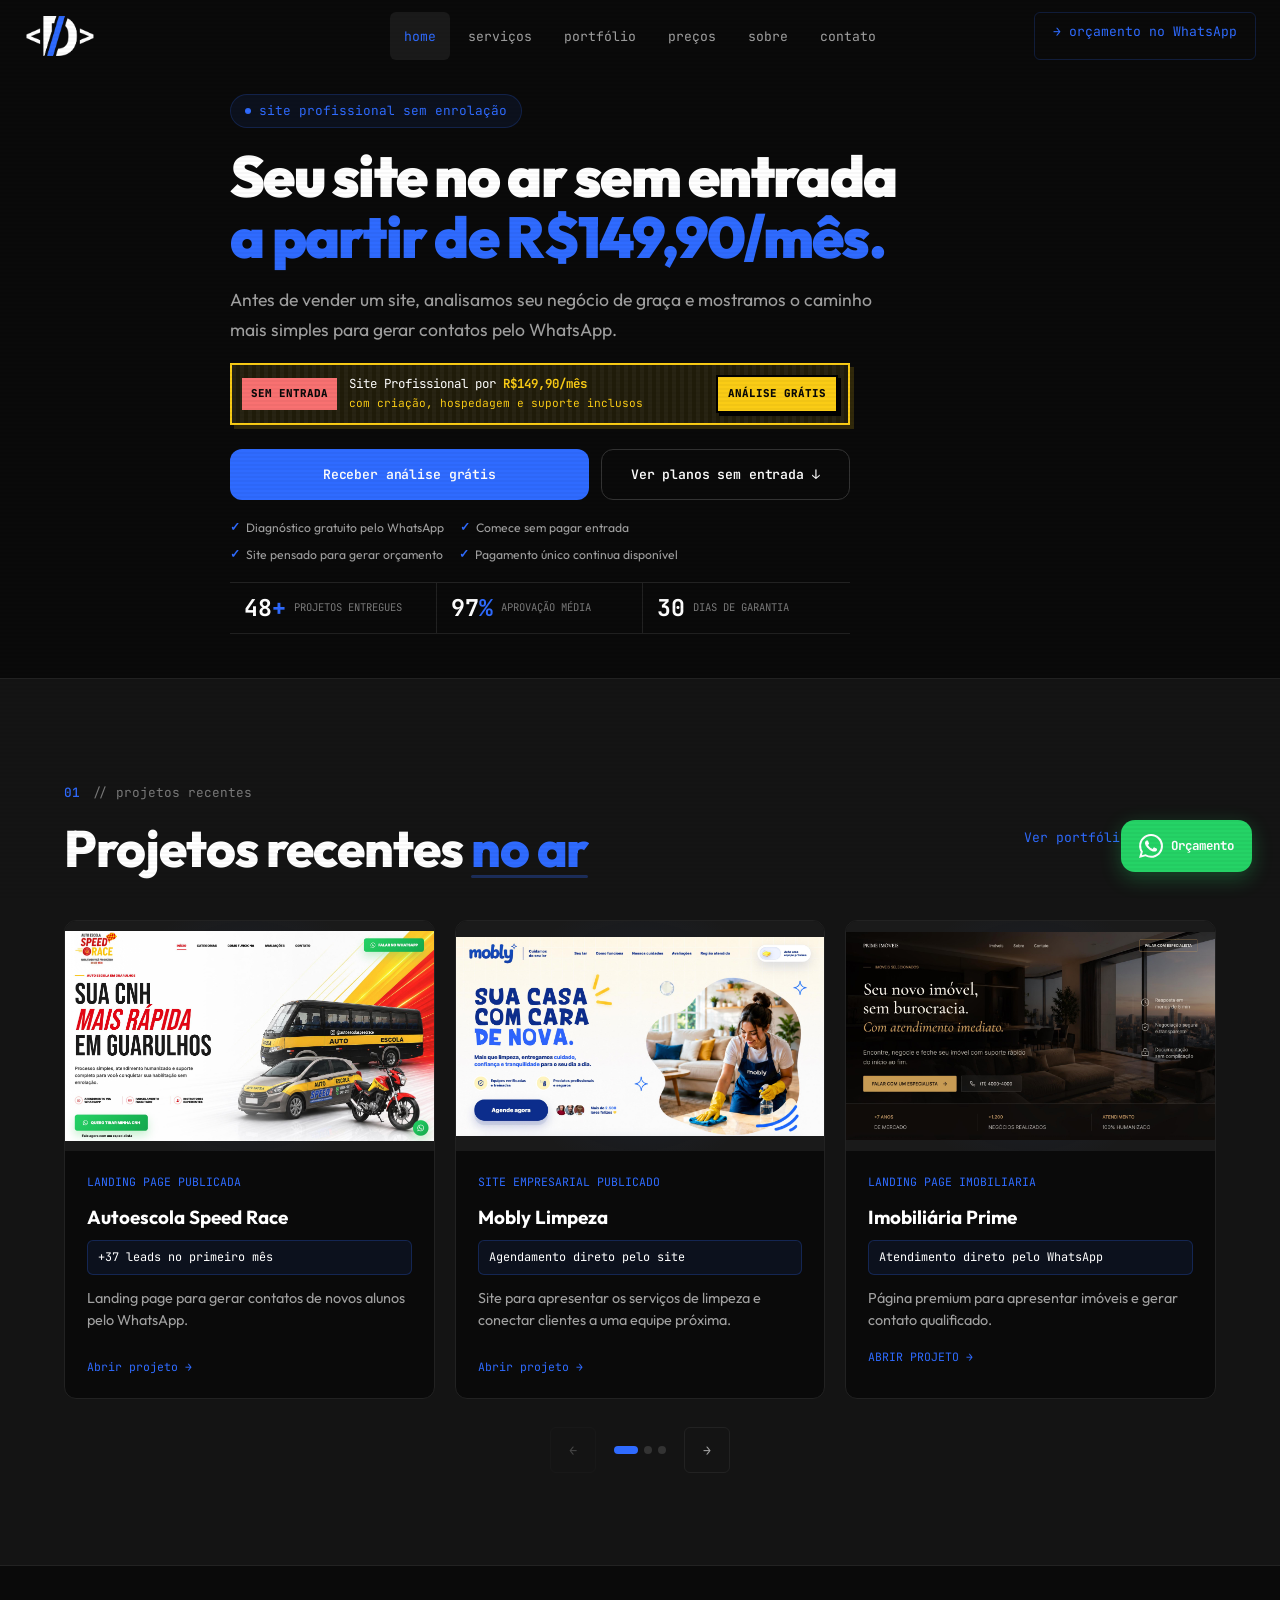
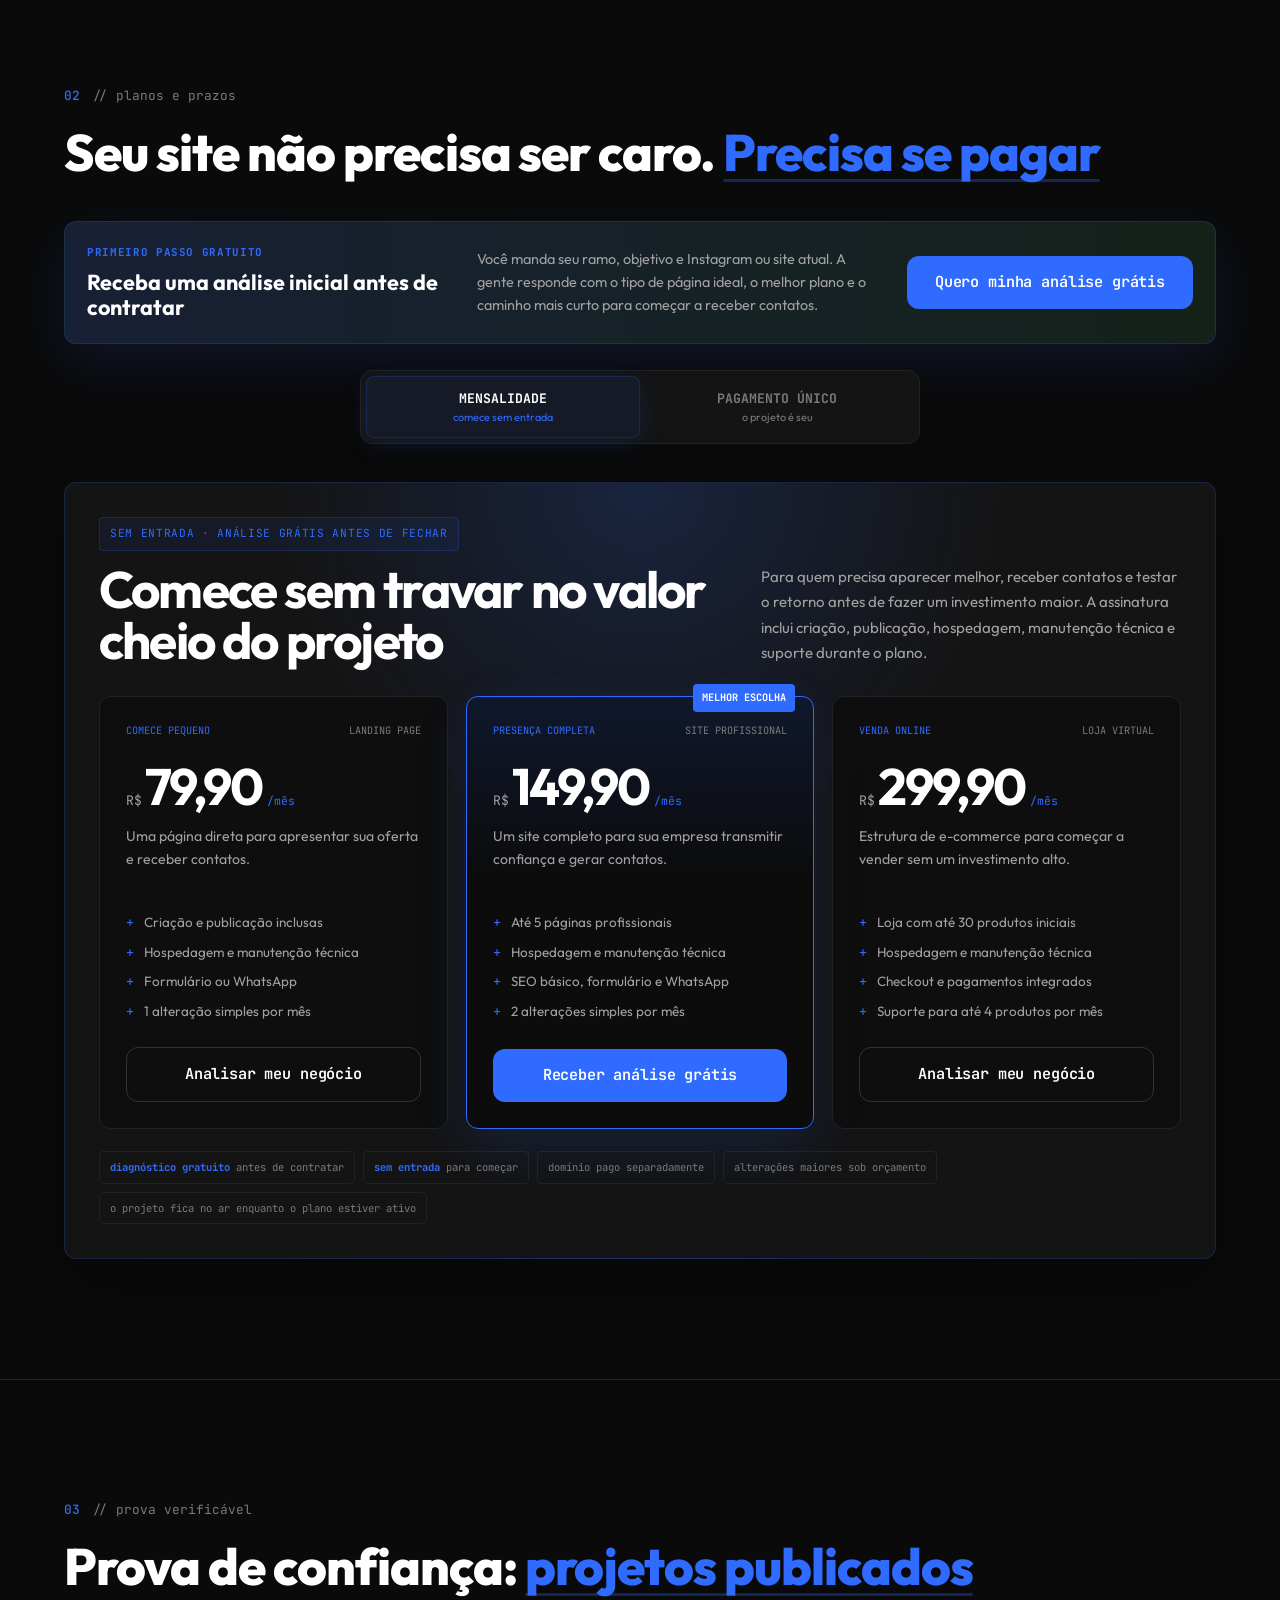
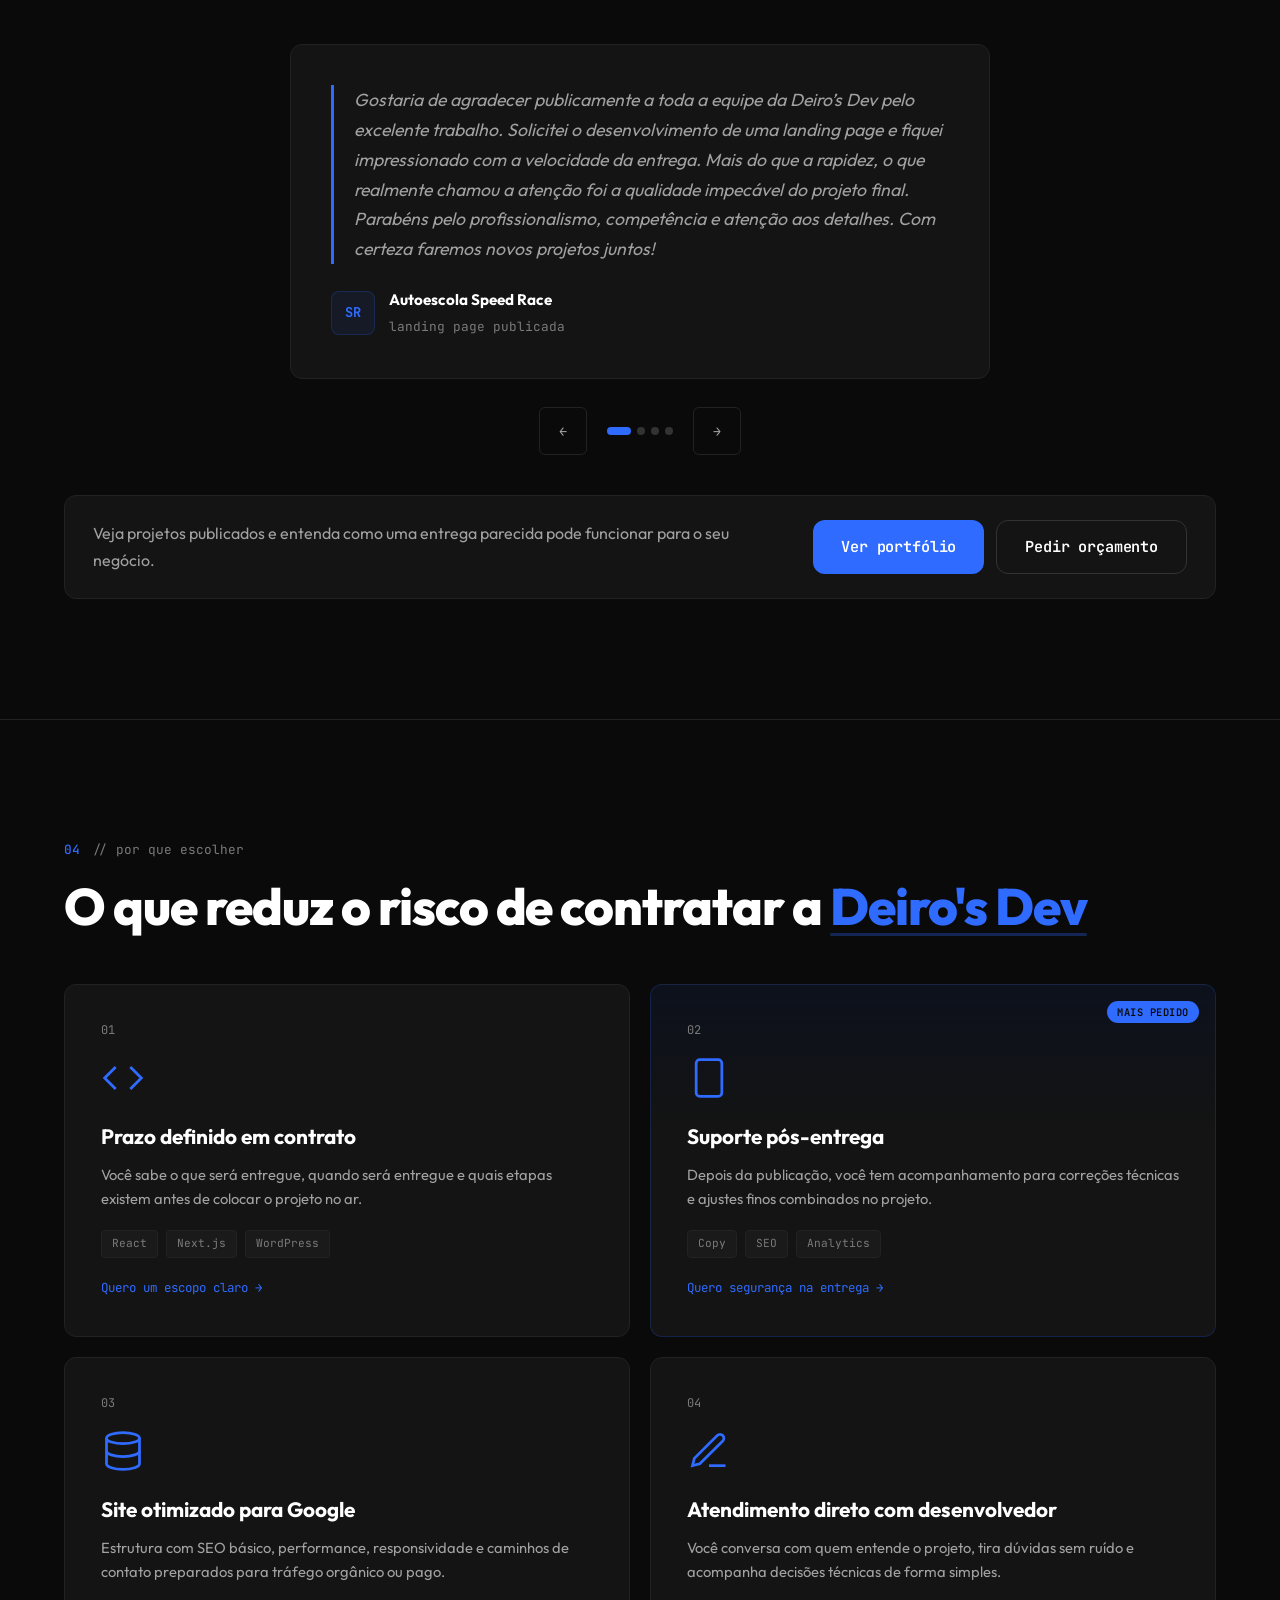
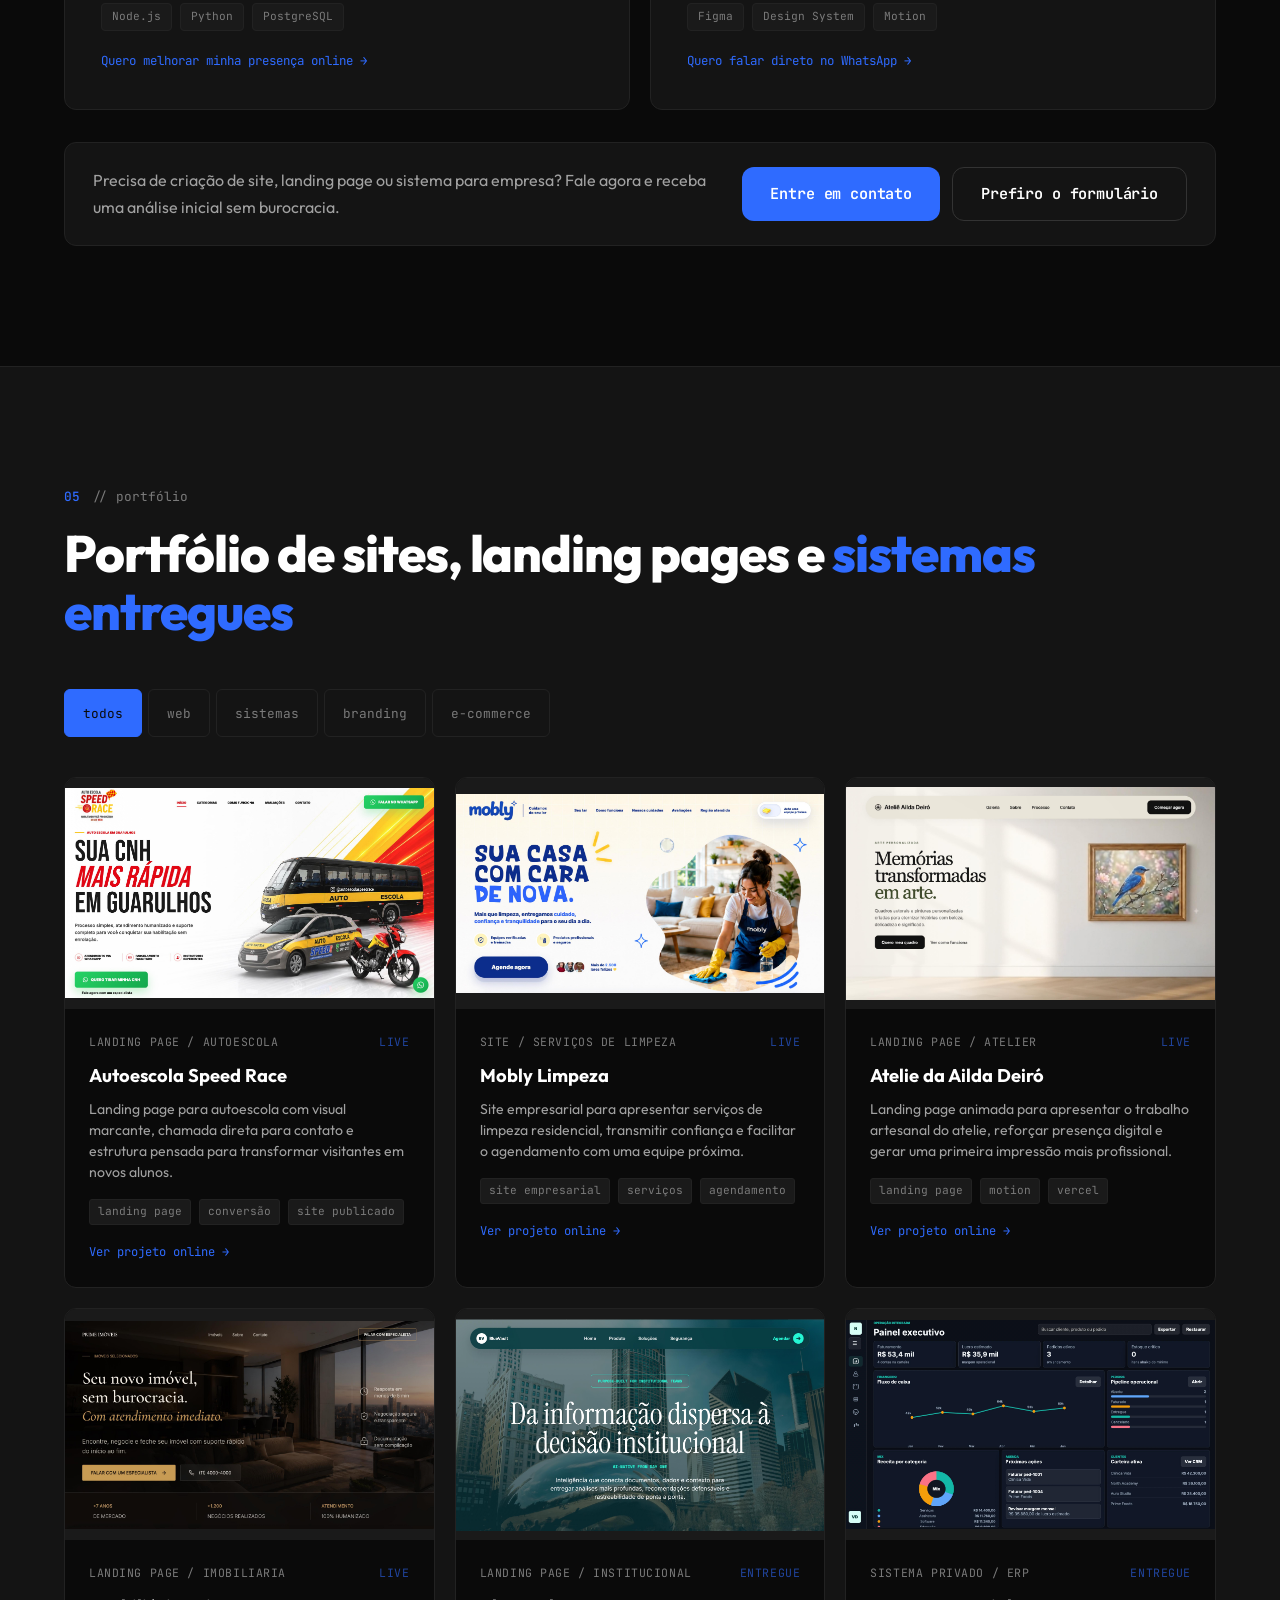
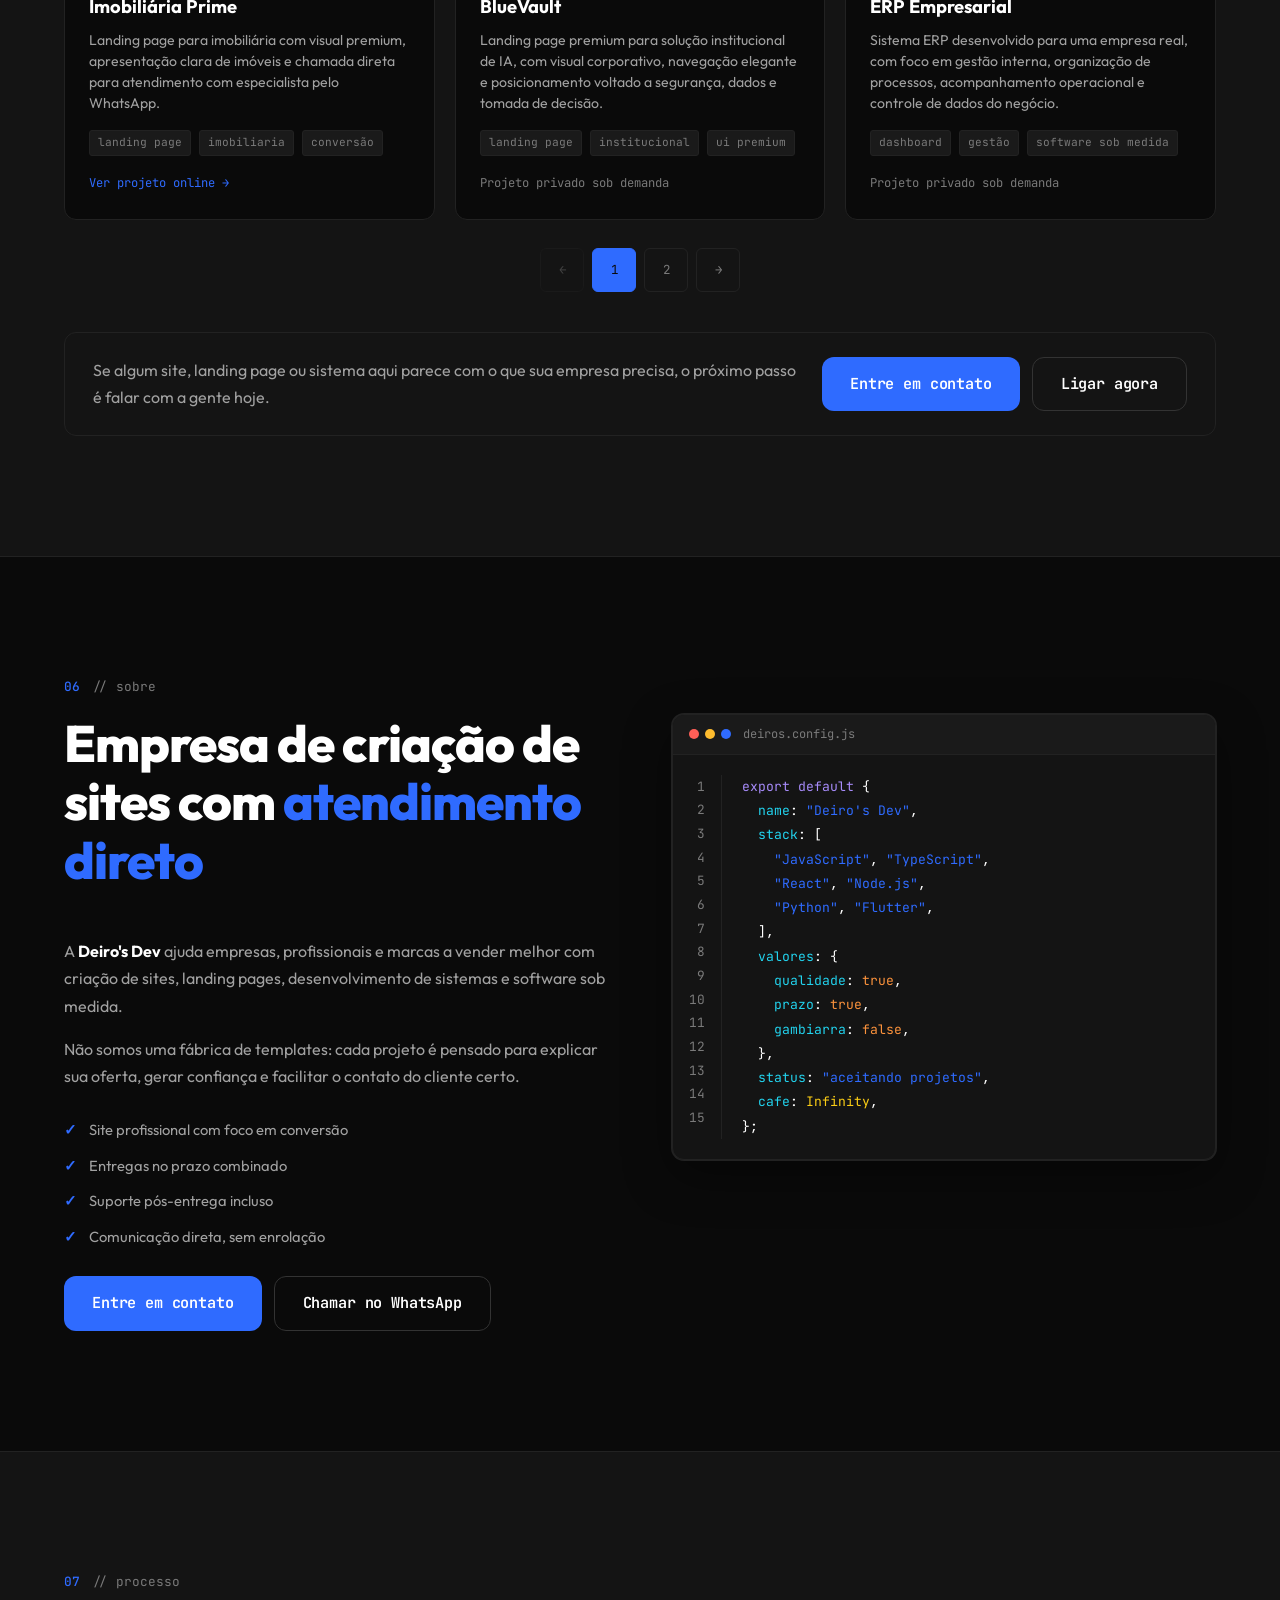
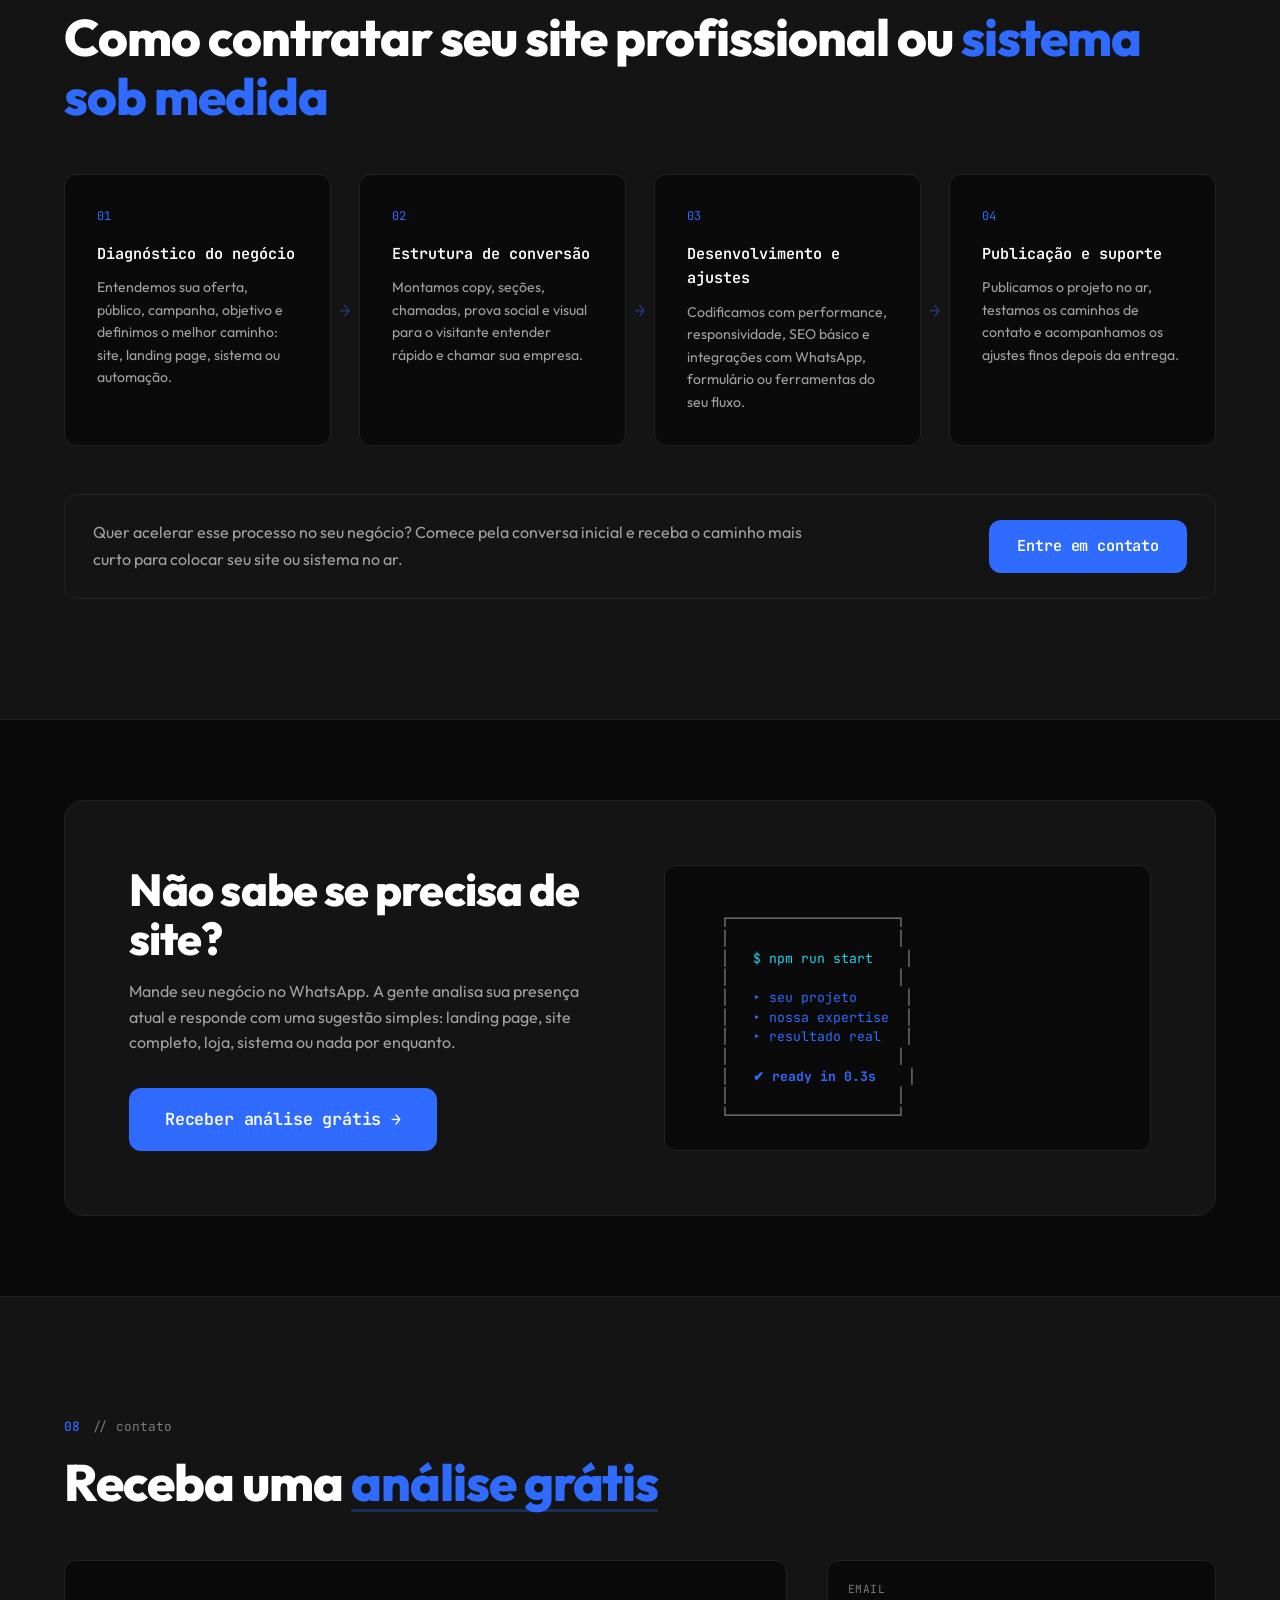
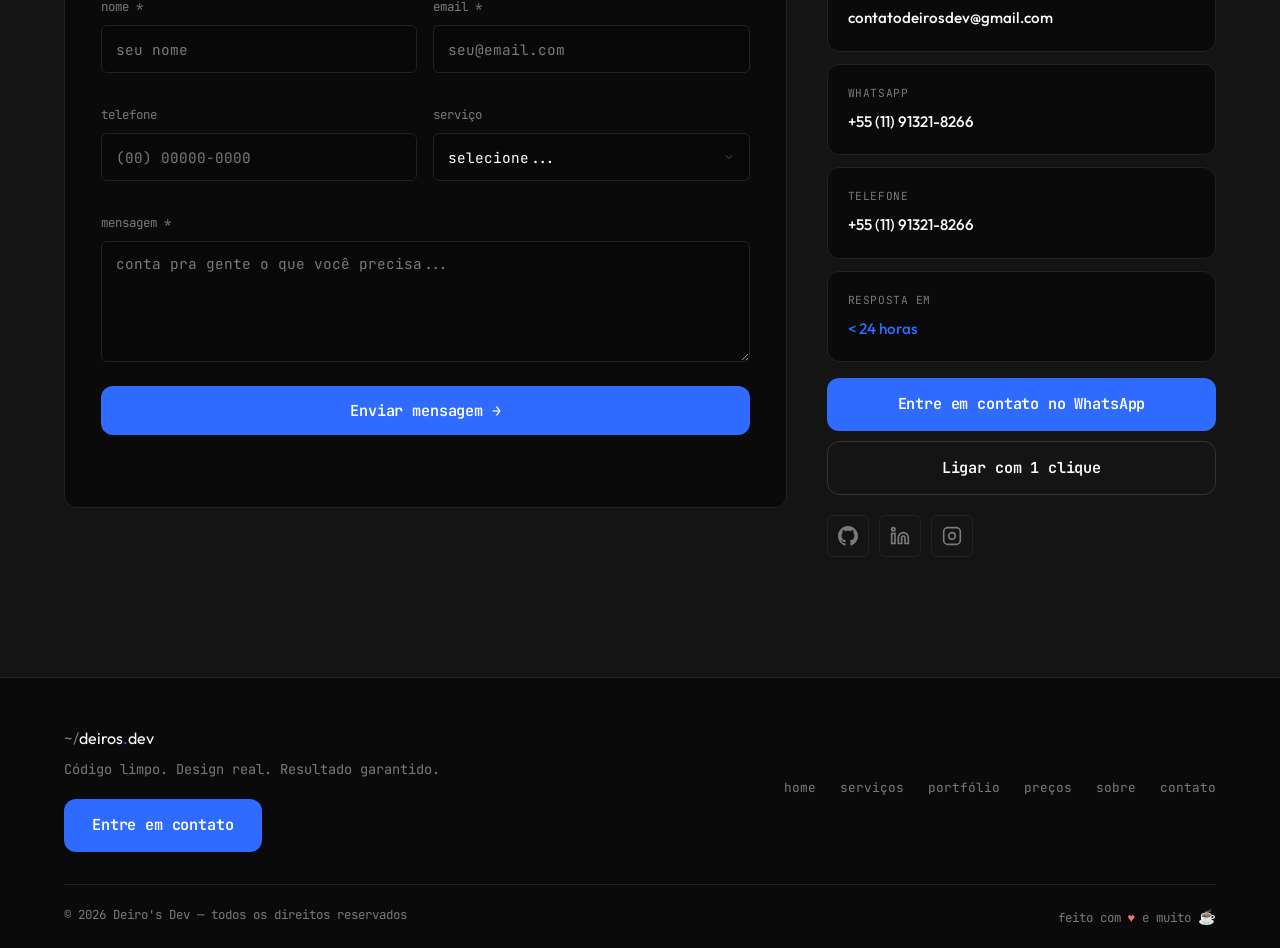
<file: index.html>
<!DOCTYPE html>
<html lang="pt-BR">
<head>
    <!-- Google Tag Manager -->
    <script>(function(w,d,s,l,i){w[l]=w[l]||[];w[l].push({'gtm.start':
    new Date().getTime(),event:'gtm.js'});var f=d.getElementsByTagName(s)[0],
    j=d.createElement(s),dl=l!='dataLayer'?'&l='+l:'';j.async=true;j.src=
    'https://www.googletagmanager.com/gtm.js?id='+i+dl;f.parentNode.insertBefore(j,f);
    })(window,document,'script','dataLayer','GTM-TMHX94FG');</script>
    <!-- End Google Tag Manager -->
    <meta charset="UTF-8">
    <meta name="viewport" content="width=device-width, initial-scale=1.0">
    <title>Criação de Sites, Landing Pages e Sistemas | Deiro's Dev</title>
    <meta name="description" content="Empresa de criação de sites profissionais, landing pages para captação de leads, desenvolvimento de sistemas e software sob medida para empresas. Orçamento rápido pelo WhatsApp.">
    <meta name="keywords" content="criação de sites, empresa de criação de sites, site profissional para empresas, landing page, desenvolvimento de sistemas, software sob medida">
    <meta name="theme-color" content="#0A0A0A">
    <meta name="mobile-web-app-capable" content="yes">
    <meta name="apple-mobile-web-app-capable" content="yes">
    <meta name="apple-mobile-web-app-status-bar-style" content="black-translucent">
    <meta name="apple-mobile-web-app-title" content="Deiro's Dev">
    <link rel="manifest" href="/manifest.webmanifest">
    <link rel="apple-touch-icon" href="/logo transparente.png">
    <link rel="preconnect" href="https://fonts.googleapis.com">
    <link rel="preconnect" href="https://fonts.gstatic.com" crossorigin>
    <link href="https://fonts.googleapis.com/css2?family=JetBrains+Mono:wght@300;400;500;600;700&family=Outfit:wght@300;400;500;600;700;800;900&display=swap" rel="stylesheet">
    <link rel="stylesheet" href="/styles.css?v=20260613-conversion-offer">
</head>
<body>
    <!-- Google Tag Manager (noscript) -->
    <noscript><iframe src="https://www.googletagmanager.com/ns.html?id=GTM-TMHX94FG"
    height="0" width="0" style="display:none;visibility:hidden"></iframe></noscript>
    <!-- End Google Tag Manager (noscript) -->

    <!-- Scanline overlay -->
    <div class="scanlines"></div>

    <!-- Navigation -->
    <nav class="nav" id="nav">
        <div class="nav__inner">
            <a href="/" class="nav__logo" id="navLogo" aria-label="Deiro's Dev">
                <img src="/logo transparente.png" alt="Deiro's Dev" class="nav__logo-image" width="413" height="224" fetchpriority="high" decoding="async">
            </a>
            <div class="nav__links" id="navLinks">
                <a href="/" class="nav__link" data-section="home">home</a>
                <a href="/servicos/" class="nav__link" data-section="services">serviços</a>
                <a href="/portfolio/" class="nav__link" data-section="work">portfólio</a>
                <a href="/precos/" class="nav__link" data-section="pricing">preços</a>
                <a href="/sobre/" class="nav__link" data-section="about">sobre</a>
                <a href="/contato/" class="nav__link" data-section="contact">contato</a>
            </div>
            <a href="https://wa.me/5511913218266?text=Oi%2C%20quero%20um%20orcamento%20para%20site%2C%20landing%20page%20ou%20sistema." class="nav__cta" target="_blank" rel="noopener">
                <span class="nav__cta-arrow">→</span> orçamento no WhatsApp
            </a>
            <button class="nav__burger" id="navBurger" aria-label="Menu" aria-expanded="false" aria-controls="navLinks">
                <span></span><span></span>
            </button>
        </div>
    </nav>

    <!-- ==================== HERO ==================== -->
    <section class="hero" id="home">
        <div class="hero__grid">
            <!-- Left: Terminal -->
            <div class="hero__terminal">
                <div class="terminal">
                    <div class="terminal__bar">
                        <div class="terminal__dots">
                            <span class="terminal__dot terminal__dot--red"></span>
                            <span class="terminal__dot terminal__dot--yellow"></span>
                            <span class="terminal__dot terminal__dot--green"></span>
                        </div>
                        <span class="terminal__title">~/deiros-dev</span>
                    </div>
                    <div class="terminal__body" id="terminalBody">
                        <div class="terminal__line">
                            <span class="terminal__prompt">$</span>
                            <span class="terminal__text terminal__text--cmd">cat sobre.txt</span>
                        </div>
                        <div class="terminal__line terminal__line--output">
                            <span class="terminal__text">Somos a Deiro's Dev.</span>
                        </div>
                        <div class="terminal__line terminal__line--output">
                            <span class="terminal__text">Criamos sites, landing pages e sistemas sob medida.</span>
                        </div>
                        <div class="terminal__line terminal__line--blank"></div>
                        <div class="terminal__line">
                            <span class="terminal__prompt">$</span>
                            <span class="terminal__text terminal__text--cmd">ls servicos/</span>
                        </div>
                        <div class="terminal__line terminal__line--output">
                            <span class="terminal__text terminal__text--dir">criacao-de-sites/</span>
                            <span class="terminal__text terminal__text--dir">landing-pages/</span>
                            <span class="terminal__text terminal__text--dir">sistemas/</span>
                            <span class="terminal__text terminal__text--dir">automacoes/</span>
                        </div>
                        <div class="terminal__line terminal__line--blank"></div>
                        <div class="terminal__line">
                            <span class="terminal__prompt">$</span>
                            <span class="terminal__text terminal__text--cmd">echo $DIFERENCIAL</span>
                        </div>
                        <div class="terminal__line terminal__line--output">
                            <span class="terminal__text terminal__text--success">✓ Transparência técnica em tempo real</span>
                        </div>
                        <div class="terminal__line terminal__line--blank"></div>
                        <div class="terminal__line terminal__line--active">
                            <span class="terminal__prompt">$</span>
                            <span class="terminal__cursor">_</span>
                        </div>
                    </div>
                </div>
            </div>

            <!-- Right: Copy -->
            <div class="hero__copy">
                <div class="hero__tag">
                    <span class="hero__tag-dot"></span>
                    site profissional sem enrolação
                </div>
                <h1 class="hero__title">
                    Seu site no ar sem entrada<br>
                    <span class="hero__title-accent">a partir de R$149,90/mês.</span>
                </h1>
                <p class="hero__desc">
                    Antes de vender um site, analisamos seu negócio de graça e mostramos o caminho mais simples para gerar contatos pelo WhatsApp.
                </p>
                <a href="/precos/" class="hero-promo" aria-label="site profissional sem entrada a partir de 149 reais e 90 centavos por mês">
                    <span class="hero-promo__badge">sem entrada</span>
                    <span class="hero-promo__copy">
                        Site Profissional por <strong>R$149,90/mês</strong>
                        <small>com criação, hospedagem e suporte inclusos</small>
                    </span>
                    <span class="hero-promo__signal">análise grátis</span>
                </a>
                <div class="hero__actions">
                    <a href="https://wa.me/5511913218266?text=Oi%2C%20vim%20pelo%20site%20e%20quero%20uma%20analise%20gratis%20para%20saber%20qual%20site%20faz%20sentido%20para%20meu%20negocio." class="btn btn--primary" target="_blank" rel="noopener">
                        Receber análise grátis
                    </a>
                    <a href="/precos/" class="btn btn--ghost">
                        Ver planos sem entrada <span class="btn__arrow">↓</span>
                    </a>
                </div>
                <ul class="hero__benefits" aria-label="benefícios da contratação">
                    <li>Diagnóstico gratuito pelo WhatsApp</li>
                    <li>Comece sem pagar entrada</li>
                    <li>Site pensado para gerar orçamento</li>
                    <li>Pagamento único continua disponível</li>
                </ul>
                <div class="hero__metrics" aria-label="provas de confiança">
                    <div class="metric">
                        <span class="metric__value" data-count="48" data-suffix="+">0</span>
                        <span class="metric__label">projetos entregues</span>
                    </div>
                    <div class="metric">
                        <span class="metric__value" data-count="97" data-suffix="%">0</span>
                        <span class="metric__label">aprovação média</span>
                    </div>
                    <div class="metric">
                        <span class="metric__value" data-count="30" data-suffix="">0</span>
                        <span class="metric__label">dias de garantia</span>
                    </div>
                </div>
            </div>
        </div>
        <div class="hero__scroll-hint">
            <span>scroll</span>
            <div class="hero__scroll-line"></div>
        </div>
    </section>

    <!-- ==================== FEATURED WORK ==================== -->
    <section class="featured-work" aria-labelledby="featuredWorkTitle">
        <div class="container">
            <div class="section-label">
                <span class="section-label__number">01</span>
                <span class="section-label__text">// projetos recentes</span>
            </div>
            <div class="featured-work__head">
                <h2 class="section-heading" id="featuredWorkTitle">
                    Projetos recentes <span class="highlight">no ar</span>
                </h2>
                <a href="/portfolio/" class="featured-work__link">Ver portfólio completo →</a>
            </div>

            <div class="featured-carousel" id="featuredCarousel">
                <div class="featured-carousel__viewport">
                    <div class="featured-carousel__track" id="featuredCarouselTrack">
                <article class="featured-case">
                    <a class="featured-case__image-link" href="https://www.autoescolaspeedrace.com.br" target="_blank" rel="noopener" aria-label="Abrir projeto Autoescola Speed Race"><img src="/assets/autoescola.jpeg" alt="Landing page da Autoescola Speed Race" loading="lazy" decoding="async"></a>
                    <div class="featured-case__body">
                        <span>landing page publicada</span>
                        <h3>Autoescola Speed Race</h3>
                        <div class="featured-case__stat">+37 leads no primeiro mês</div>
                        <p>Landing page para gerar contatos de novos alunos pelo WhatsApp.</p>
                        <a href="https://www.autoescolaspeedrace.com.br" target="_blank" rel="noopener">Abrir projeto →</a>
                    </div>
                </article>
                <article class="featured-case">
                    <a class="featured-case__image-link" href="https://mobly-drab.vercel.app" target="_blank" rel="noopener" aria-label="Abrir projeto Mobly Limpeza"><img src="/assets/mobly.jpeg" alt="Site da empresa de limpeza Mobly" loading="lazy" decoding="async"></a>
                    <div class="featured-case__body">
                        <span>site empresarial publicado</span>
                        <h3>Mobly Limpeza</h3>
                        <div class="featured-case__stat">Agendamento direto pelo site</div>
                        <p>Site para apresentar os serviços de limpeza e conectar clientes a uma equipe próxima.</p>
                        <a href="https://mobly-drab.vercel.app" target="_blank" rel="noopener">Abrir projeto →</a>
                    </div>
                </article>
                <a class="featured-case featured-case--link" href="https://imobiliriaria-prime.vercel.app" target="_blank" rel="noopener" aria-label="Abrir projeto Imobiliária Prime">
                    <img src="/assets/prime imoveis.jpeg" alt="Landing page da Imobiliaria Prime" loading="lazy" decoding="async">
                    <div class="featured-case__body">
                        <span>landing page imobiliaria</span>
                        <h3>Imobiliária Prime</h3>
                        <div class="featured-case__stat">Atendimento direto pelo WhatsApp</div>
                        <p>Página premium para apresentar imóveis e gerar contato qualificado.</p>
                        <span class="featured-case__action">Abrir projeto →</span>
                    </div>
                </a>
                <article class="featured-case">
                    <a class="featured-case__image-link" href="https://atelie-sigma.vercel.app" target="_blank" rel="noopener" aria-label="Abrir projeto Atelie da Ailda Deiró"><img src="/assets/atelie-ailda-deiro.jpeg" alt="Landing page do Atelie da Ailda Deiro" loading="lazy" decoding="async"></a>
                    <div class="featured-case__body">
                        <span>landing page publicada</span>
                        <h3>Atelie da Ailda Deiró</h3>
                        <div class="featured-case__stat">Presença digital profissional</div>
                        <p>Página animada para apresentar o trabalho artesanal com mais credibilidade.</p>
                        <a href="https://atelie-sigma.vercel.app" target="_blank" rel="noopener">Abrir projeto →</a>
                    </div>
                </article>
                <article class="featured-case">
                    <a class="featured-case__image-link" href="https://rpx-w2oo.vercel.app/" target="_blank" rel="noopener" aria-label="Abrir projeto RPX - Ranking & Premiações"><img src="/assets/rpx.png" alt="Plataforma RPX Ranking e Premiações" loading="lazy" decoding="async"></a>
                    <div class="featured-case__body">
                        <span>plataforma web publicada</span>
                        <h3>RPX - Ranking & Premiações</h3>
                        <div class="featured-case__stat">Dashboard em tempo real</div>
                        <p>Plataforma de esports com ranking, premiações, Pix e cripto.</p>
                        <a href="https://rpx-w2oo.vercel.app/" target="_blank" rel="noopener">Abrir projeto →</a>
                    </div>
                </article>
                <article class="featured-case">
                    <a class="featured-case__image-link" href="https://traeepjmif3z.vercel.app/" target="_blank" rel="noopener" aria-label="Abrir projeto Bule de Chá"><img src="/assets/buledecha.png" alt="Site Bule de Chá" loading="lazy" decoding="async"></a>
                    <div class="featured-case__body">
                        <span>branding e web design</span>
                        <h3>Bule de Chá</h3>
                        <div class="featured-case__stat">Experiência premium</div>
                        <p>Presença digital sofisticada para uma marca de chás artesanais.</p>
                        <a href="https://traeepjmif3z.vercel.app/" target="_blank" rel="noopener">Abrir projeto →</a>
                    </div>
                </article>
                <article class="featured-case">
                    <a class="featured-case__image-link" href="https://ygorx.vercel.app/" target="_blank" rel="noopener" aria-label="Abrir projeto YgorX"><img src="/assets/ygorx.png" alt="Portfolio YgorX" loading="lazy" decoding="async"></a>
                    <div class="featured-case__body">
                        <span>portfólio publicado</span>
                        <h3>YgorX</h3>
                        <div class="featured-case__stat">Autoridade e personal branding</div>
                        <p>Landing page com visual escuro e chamada direta para conversão.</p>
                        <a href="https://ygorx.vercel.app/" target="_blank" rel="noopener">Abrir projeto →</a>
                    </div>
                </article>
                    </div>
                </div>
                <div class="featured-carousel__controls">
                    <button class="featured-carousel__btn" id="featuredPrev" type="button" aria-label="Projetos anteriores">←</button>
                    <div class="featured-carousel__dots" id="featuredDots" aria-label="Navegação dos projetos"></div>
                    <button class="featured-carousel__btn" id="featuredNext" type="button" aria-label="Próximos projetos">→</button>
                </div>
            </div>
        </div>
    </section>

    <!-- ==================== SERVICES ==================== -->
    <section class="services" id="services">
        <div class="container">
            <div class="section-label">
                <span class="section-label__number">04</span>
                <span class="section-label__text">// por que escolher</span>
            </div>
            <h2 class="section-heading">
                O que reduz o risco de contratar a <span class="highlight">Deiro's Dev</span>
            </h2>

            <div class="services__grid">
                <article class="svc-card" data-aos>
                    <span class="svc-card__index">01</span>
                    <div class="svc-card__icon">
                        <svg viewBox="0 0 24 24" fill="none" stroke="currentColor" stroke-width="1.5"><polyline points="16 18 22 12 16 6"/><polyline points="8 6 2 12 8 18"/></svg>
                    </div>
                    <h3 class="svc-card__title">Prazo definido em contrato</h3>
                    <p class="svc-card__desc">Você sabe o que será entregue, quando será entregue e quais etapas existem antes de colocar o projeto no ar.</p>
                    <div class="svc-card__stack">
                        <span>React</span><span>Next.js</span><span>WordPress</span>
                    </div>
                    <a href="/contato/" class="svc-card__cta">Quero um escopo claro →</a>
                </article>

                <article class="svc-card svc-card--featured" data-aos>
                    <div class="svc-card__badge">mais pedido</div>
                    <span class="svc-card__index">02</span>
                    <div class="svc-card__icon">
                        <svg viewBox="0 0 24 24" fill="none" stroke="currentColor" stroke-width="1.5"><rect x="5" y="2" width="14" height="20" rx="2" ry="2"/><line x1="12" y1="18" x2="12.01" y2="18"/></svg>
                    </div>
                    <h3 class="svc-card__title">Suporte pós-entrega</h3>
                    <p class="svc-card__desc">Depois da publicação, você tem acompanhamento para correções técnicas e ajustes finos combinados no projeto.</p>
                    <div class="svc-card__stack">
                        <span>Copy</span><span>SEO</span><span>Analytics</span>
                    </div>
                    <a href="/contato/" class="svc-card__cta">Quero segurança na entrega →</a>
                </article>

                <article class="svc-card" data-aos>
                    <span class="svc-card__index">03</span>
                    <div class="svc-card__icon">
                        <svg viewBox="0 0 24 24" fill="none" stroke="currentColor" stroke-width="1.5"><ellipse cx="12" cy="5" rx="9" ry="3"/><path d="M21 12c0 1.66-4 3-9 3s-9-1.34-9-3"/><path d="M3 5v14c0 1.66 4 3 9 3s9-1.34 9-3V5"/></svg>
                    </div>
                    <h3 class="svc-card__title">Site otimizado para Google</h3>
                    <p class="svc-card__desc">Estrutura com SEO básico, performance, responsividade e caminhos de contato preparados para tráfego orgânico ou pago.</p>
                    <div class="svc-card__stack">
                        <span>Node.js</span><span>Python</span><span>PostgreSQL</span>
                    </div>
                    <a href="/contato/" class="svc-card__cta">Quero melhorar minha presença online →</a>
                </article>

                <article class="svc-card" data-aos>
                    <span class="svc-card__index">04</span>
                    <div class="svc-card__icon">
                        <svg viewBox="0 0 24 24" fill="none" stroke="currentColor" stroke-width="1.5"><path d="M12 20h9"/><path d="M16.5 3.5a2.121 2.121 0 0 1 3 3L7 19l-4 1 1-4L16.5 3.5z"/></svg>
                    </div>
                    <h3 class="svc-card__title">Atendimento direto com desenvolvedor</h3>
                    <p class="svc-card__desc">Você conversa com quem entende o projeto, tira dúvidas sem ruído e acompanha decisões técnicas de forma simples.</p>
                    <div class="svc-card__stack">
                        <span>Figma</span><span>Design System</span><span>Motion</span>
                    </div>
                    <a href="/contato/" class="svc-card__cta">Quero falar direto no WhatsApp →</a>
                </article>
            </div>
            <div class="section-cta" data-aos>
                <p class="section-cta__text">Precisa de criação de site, landing page ou sistema para empresa? Fale agora e receba uma análise inicial sem burocracia.</p>
                <div class="section-cta__actions">
                    <a href="https://wa.me/5511913218266?text=Oi%2C%20quero%20falar%20sobre%20um%20servico%20da%20Deiro%27s%20Dev." class="btn btn--primary" target="_blank" rel="noopener">Entre em contato</a>
                    <a href="/contato/" class="btn btn--ghost">Prefiro o formulário</a>
                </div>
            </div>
        </div>
    </section>

    <!-- ==================== PORTFOLIO ==================== -->
    <section class="work" id="work">
        <div class="container">
            <div class="section-label">
                <span class="section-label__number">05</span>
                <span class="section-label__text">// portfólio</span>
            </div>
            <h2 class="section-heading">
                Portfólio de sites, landing pages e <span class="highlight">sistemas entregues</span>
            </h2>

            <div class="work__filters">
                <button class="work__filter active" data-filter="all">todos</button>
                <button class="work__filter" data-filter="web">web</button>
                <button class="work__filter" data-filter="systems">sistemas</button>
                <button class="work__filter" data-filter="branding">branding</button>
                <button class="work__filter" data-filter="ecommerce">e-commerce</button>
            </div>

            <div class="work__grid" id="workGrid">
                <!-- Project 1 -->
                <article class="project" data-category="web" data-aos>
                    <div class="project__preview">
                        <img src="/assets/autoescola.jpeg" alt="Autoescola Speed Race landing page" loading="lazy" decoding="async">
                        <a href="https://www.autoescolaspeedrace.com.br" target="_blank" rel="noopener" class="project__overlay">
                            <span class="project__overlay-text">visitar projeto →</span>
                        </a>
                    </div>
                    <div class="project__info">
                        <div class="project__meta">
                            <span class="project__cat">landing page / autoescola</span>
                            <span class="project__year">live</span>
                        </div>
                        <h3 class="project__title">Autoescola Speed Race</h3>
                        <p class="project__desc">Landing page para autoescola com visual marcante, chamada direta para contato e estrutura pensada para transformar visitantes em novos alunos.</p>
                        <div class="project__tech">
                            <code>landing page</code>
                            <code>conversão</code>
                            <code>site publicado</code>
                        </div>
                        <a href="https://www.autoescolaspeedrace.com.br" target="_blank" rel="noopener" class="project__cta">Ver projeto online →</a>
                    </div>
                </article>

                <!-- Project 2 -->
                <article class="project" data-category="web" data-aos>
                    <div class="project__preview">
                        <img src="/assets/mobly.jpeg" alt="Site da empresa de limpeza Mobly" loading="lazy" decoding="async">
                        <a href="https://mobly-drab.vercel.app" target="_blank" rel="noopener" class="project__overlay">
                            <span class="project__overlay-text">visitar projeto →</span>
                        </a>
                    </div>
                    <div class="project__info">
                        <div class="project__meta">
                            <span class="project__cat">site / serviços de limpeza</span>
                            <span class="project__year">live</span>
                        </div>
                        <h3 class="project__title">Mobly Limpeza</h3>
                        <p class="project__desc">Site empresarial para apresentar serviços de limpeza residencial, transmitir confiança e facilitar o agendamento com uma equipe próxima.</p>
                        <div class="project__tech">
                            <code>site empresarial</code>
                            <code>serviços</code>
                            <code>agendamento</code>
                        </div>
                        <a href="https://mobly-drab.vercel.app" target="_blank" rel="noopener" class="project__cta">Ver projeto online →</a>
                    </div>
                </article>

                <!-- Project 3 -->
                <article class="project" data-category="web" data-aos>
                    <div class="project__preview">
                        <img src="/assets/atelie-ailda-deiro.jpeg" alt="Atelie da Ailda Deiro" loading="lazy" decoding="async">
                        <a href="https://atelie-sigma.vercel.app" target="_blank" rel="noopener" class="project__overlay">
                            <span class="project__overlay-text">visitar projeto →</span>
                        </a>
                    </div>
                    <div class="project__info">
                        <div class="project__meta">
                            <span class="project__cat">landing page / atelier</span>
                            <span class="project__year">live</span>
                        </div>
                        <h3 class="project__title">Atelie da Ailda Deiró</h3>
                        <p class="project__desc">Landing page animada para apresentar o trabalho artesanal do atelie, reforçar presença digital e gerar uma primeira impressão mais profissional.</p>
                        <div class="project__tech">
                            <code>landing page</code>
                            <code>motion</code>
                            <code>vercel</code>
                        </div>
                        <a href="https://atelie-sigma.vercel.app" target="_blank" rel="noopener" class="project__cta">Ver projeto online →</a>
                    </div>
                </article>

                <!-- Project 4 -->
                <article class="project" data-category="web" data-aos>
                    <div class="project__preview">
                        <img src="/assets/prime imoveis.jpeg" alt="Imobiliaria Prime landing page" loading="lazy" decoding="async">
                        <a href="https://imobiliriaria-prime.vercel.app" target="_blank" rel="noopener" class="project__overlay">
                            <span class="project__overlay-text">visitar projeto →</span>
                        </a>
                    </div>
                    <div class="project__info">
                        <div class="project__meta">
                            <span class="project__cat">landing page / imobiliaria</span>
                            <span class="project__year">live</span>
                        </div>
                        <h3 class="project__title">Imobiliária Prime</h3>
                        <p class="project__desc">Landing page para imobiliária com visual premium, apresentação clara de imóveis e chamada direta para atendimento com especialista pelo WhatsApp.</p>
                        <div class="project__tech">
                            <code>landing page</code>
                            <code>imobiliaria</code>
                            <code>conversão</code>
                        </div>
                        <a href="https://imobiliriaria-prime.vercel.app" target="_blank" rel="noopener" class="project__cta">Ver projeto online →</a>
                    </div>
                </article>

                <!-- Project 4 -->
                <article class="project" data-category="web" data-aos>
                    <div class="project__preview">
                        <img src="/assets/bluevault-landing.jpeg" alt="BlueVault landing page institucional" loading="lazy" decoding="async">
                        <div class="project__overlay project__overlay--private">
                            <span class="project__overlay-text">projeto fechado</span>
                        </div>
                    </div>
                    <div class="project__info">
                        <div class="project__meta">
                            <span class="project__cat">landing page / institucional</span>
                            <span class="project__year">entregue</span>
                        </div>
                        <h3 class="project__title">BlueVault</h3>
                        <p class="project__desc">Landing page premium para solução institucional de IA, com visual corporativo, navegação elegante e posicionamento voltado a segurança, dados e tomada de decisão.</p>
                        <div class="project__tech">
                            <code>landing page</code>
                            <code>institucional</code>
                            <code>ui premium</code>
                        </div>
                        <span class="project__cta project__cta--private">Projeto privado sob demanda</span>
                    </div>
                </article>

                <!-- Project 5 -->
                <article class="project" data-category="systems" data-aos>
                    <div class="project__preview">
                        <img src="/assets/erp-empresa.jpeg" alt="ERP empresarial sob medida" loading="lazy" decoding="async">
                        <div class="project__overlay project__overlay--private">
                            <span class="project__overlay-text">projeto fechado</span>
                        </div>
                    </div>
                    <div class="project__info">
                        <div class="project__meta">
                            <span class="project__cat">sistema privado / erp</span>
                            <span class="project__year">entregue</span>
                        </div>
                        <h3 class="project__title">ERP Empresarial</h3>
                        <p class="project__desc">Sistema ERP desenvolvido para uma empresa real, com foco em gestão interna, organização de processos, acompanhamento operacional e controle de dados do negócio.</p>
                        <div class="project__tech">
                            <code>dashboard</code>
                            <code>gestão</code>
                            <code>software sob medida</code>
                        </div>
                        <span class="project__cta project__cta--private">Projeto privado sob demanda</span>
                    </div>
                </article>

                <!-- Project 6 -->
                <article class="project" data-category="systems" data-aos>
                    <div class="project__preview">
                        <img src="/assets/curseflix.jpeg" alt="Curseflix plataforma de cursos" loading="lazy" decoding="async">
                        <div class="project__overlay project__overlay--private">
                            <span class="project__overlay-text">projeto fechado</span>
                        </div>
                    </div>
                    <div class="project__info">
                        <div class="project__meta">
                            <span class="project__cat">plataforma privada / cursos</span>
                            <span class="project__year">entregue</span>
                        </div>
                        <h3 class="project__title">Curseflix</h3>
                        <p class="project__desc">Plataforma estilo Netflix para cursos online, com vitrine de aulas, experiência de consumo organizada e estrutura pensada para entregar conteúdo digital com aparência profissional.</p>
                        <div class="project__tech">
                            <code>streaming</code>
                            <code>educação</code>
                            <code>plataforma web</code>
                        </div>
                        <span class="project__cta project__cta--private">Projeto privado sob demanda</span>
                    </div>
                </article>

                <!-- Project 7 -->
                <article class="project" data-category="web" data-aos>
                    <div class="project__preview">
                        <img src="/assets/rpx.png" alt="RPX - Ranking e premiações" loading="lazy" decoding="async">
                        <a href="https://rpx-w2oo.vercel.app/" target="_blank" rel="noopener" class="project__overlay">
                            <span class="project__overlay-text">visitar projeto →</span>
                        </a>
                    </div>
                    <div class="project__info">
                        <div class="project__meta">
                            <span class="project__cat">plataforma web / esports</span>
                            <span class="project__year">live</span>
                        </div>
                        <h3 class="project__title">RPX - Ranking & Premiações</h3>
                        <p class="project__desc">Plataforma para torneios e apostas em Free Fire com ranking, premiações reais, Pix, cripto e dashboard em tempo real.</p>
                        <div class="project__tech">
                            <code>next.js</code>
                            <code>postgresql</code>
                            <code>socket.io</code>
                        </div>
                        <a href="https://rpx-w2oo.vercel.app/" target="_blank" rel="noopener" class="project__cta">Ver projeto online →</a>
                    </div>
                </article>

                <!-- Project 8 -->
                <article class="project project--wide" data-category="branding" data-aos>
                    <div class="project__preview">
                        <img src="/assets/buledecha.png" alt="Bule de Chá" loading="lazy" decoding="async">
                        <a href="https://traeepjmif3z.vercel.app/" target="_blank" rel="noopener" class="project__overlay">
                            <span class="project__overlay-text">visitar projeto →</span>
                        </a>
                    </div>
                    <div class="project__info">
                        <div class="project__meta">
                            <span class="project__cat">branding / web design</span>
                            <span class="project__year">live</span>
                        </div>
                        <h3 class="project__title">Bule de Chá</h3>
                        <p class="project__desc">Projeto de identidade visual e presença digital para uma casa de chás artesanais, com foco em sofisticação, bem-estar e produtos premium.</p>
                        <div class="project__tech">
                            <code>figma</code>
                            <code>html5</code>
                            <code>javascript</code>
                        </div>
                        <a href="https://traeepjmif3z.vercel.app/" target="_blank" rel="noopener" class="project__cta">Ver projeto online →</a>
                    </div>
                </article>


                <!-- Project 10 -->
                <article class="project" data-category="branding" data-aos>
                    <div class="project__preview">
                        <img src="/assets/ygorx.png" alt="YgorX" loading="lazy" decoding="async">
                        <a href="https://ygorx.vercel.app/" target="_blank" rel="noopener" class="project__overlay">
                            <span class="project__overlay-text">visitar projeto →</span>
                        </a>
                    </div>
                    <div class="project__info">
                        <div class="project__meta">
                            <span class="project__cat">portfolio / personal branding</span>
                            <span class="project__year">live</span>
                        </div>
                        <h3 class="project__title">YgorX</h3>
                        <p class="project__desc">Landing page de personal branding para Pro Player e empreendedor, com visual dark minimalista e foco em autoridade e conversão.</p>
                        <div class="project__tech">
                            <code>react</code>
                            <code>framer motion</code>
                            <code>tailwind css</code>
                        </div>
                        <a href="https://ygorx.vercel.app/" target="_blank" rel="noopener" class="project__cta">Ver projeto online →</a>
                    </div>
                </article>
            </div>
            <div class="work__pagination" id="workPagination" aria-label="Paginação do portfólio"></div>
            <div class="section-cta section-cta--tight" data-aos>
                <p class="section-cta__text">Se algum site, landing page ou sistema aqui parece com o que sua empresa precisa, o próximo passo é falar com a gente hoje.</p>
                <div class="section-cta__actions">
                    <a href="/contato/" class="btn btn--primary">Entre em contato</a>
                    <a href="tel:+5511913218266" class="btn btn--ghost">Ligar agora</a>
                </div>
            </div>
        </div>
    </section>

    <!-- ==================== ABOUT ==================== -->
    <section class="about" id="about">
        <div class="container">
            <div class="section-label">
                <span class="section-label__number">06</span>
                <span class="section-label__text">// sobre</span>
            </div>

            <div class="about__grid">
                <div class="about__text" data-aos>
                    <h2 class="section-heading section-heading--left">
                        Empresa de criação de sites com <span class="highlight">atendimento direto</span>
                    </h2>
                    <p>A <strong>Deiro's Dev</strong> ajuda empresas, profissionais e marcas a vender melhor com criação de sites, landing pages, desenvolvimento de sistemas e software sob medida.</p>
                    <p>Não somos uma fábrica de templates: cada projeto é pensado para explicar sua oferta, gerar confiança e facilitar o contato do cliente certo.</p>
                    <ul class="about__list">
                        <li><span class="about__check">✓</span> Site profissional com foco em conversão</li>
                        <li><span class="about__check">✓</span> Entregas no prazo combinado</li>
                        <li><span class="about__check">✓</span> Suporte pós-entrega incluso</li>
                        <li><span class="about__check">✓</span> Comunicação direta, sem enrolação</li>
                    </ul>
                    <div class="about__cta">
                        <a href="/contato/" class="btn btn--primary">Entre em contato</a>
                        <a href="https://wa.me/5511913218266?text=Oi%2C%20quero%20entender%20como%20a%20Deiro%27s%20Dev%20pode%20me%20ajudar." class="btn btn--ghost" target="_blank" rel="noopener">Chamar no WhatsApp</a>
                    </div>
                </div>

                <div class="about__code" data-aos>
                    <div class="code-editor">
                        <div class="code-editor__bar">
                            <div class="code-editor__dots">
                                <span></span><span></span><span></span>
                            </div>
                            <span class="code-editor__filename">deiros.config.js</span>
                        </div>
                        <div class="code-editor__body">
                            <div class="code-editor__numbers">
                                <span>1</span><span>2</span><span>3</span><span>4</span><span>5</span><span>6</span><span>7</span><span>8</span><span>9</span><span>10</span><span>11</span><span>12</span><span>13</span><span>14</span><span>15</span>
                            </div>
                            <pre class="code-editor__code"><span class="hl-keyword">export default</span> {
  <span class="hl-prop">name</span>: <span class="hl-string">"Deiro's Dev"</span>,
  <span class="hl-prop">stack</span>: [
    <span class="hl-string">"JavaScript"</span>, <span class="hl-string">"TypeScript"</span>,
    <span class="hl-string">"React"</span>, <span class="hl-string">"Node.js"</span>,
    <span class="hl-string">"Python"</span>, <span class="hl-string">"Flutter"</span>,
  ],
  <span class="hl-prop">valores</span>: {
    <span class="hl-prop">qualidade</span>: <span class="hl-bool">true</span>,
    <span class="hl-prop">prazo</span>: <span class="hl-bool">true</span>,
    <span class="hl-prop">gambiarra</span>: <span class="hl-bool">false</span>,
  },
  <span class="hl-prop">status</span>: <span class="hl-string">"aceitando projetos"</span>,
  <span class="hl-prop">cafe</span>: <span class="hl-number">Infinity</span>,
};</pre>
                        </div>
                    </div>
                </div>
            </div>
        </div>
    </section>

    <!-- ==================== PROCESS ==================== -->
    <section class="process">
        <div class="container">
            <div class="section-label">
                <span class="section-label__number">07</span>
                <span class="section-label__text">// processo</span>
            </div>
            <h2 class="section-heading">
                Como contratar seu site profissional ou <span class="highlight">sistema sob medida</span>
            </h2>

            <div class="process__steps">
                <div class="process__step" data-aos>
                    <div class="process__step-num">01</div>
                    <div class="process__step-content">
                        <h3>Diagnóstico do negócio</h3>
                        <p>Entendemos sua oferta, público, campanha, objetivo e definimos o melhor caminho: site, landing page, sistema ou automação.</p>
                    </div>
                </div>
                <div class="process__connector"></div>
                <div class="process__step" data-aos>
                    <div class="process__step-num">02</div>
                    <div class="process__step-content">
                        <h3>Estrutura de conversão</h3>
                        <p>Montamos copy, seções, chamadas, prova social e visual para o visitante entender rápido e chamar sua empresa.</p>
                    </div>
                </div>
                <div class="process__connector"></div>
                <div class="process__step" data-aos>
                    <div class="process__step-num">03</div>
                    <div class="process__step-content">
                        <h3>Desenvolvimento e ajustes</h3>
                        <p>Codificamos com performance, responsividade, SEO básico e integrações com WhatsApp, formulário ou ferramentas do seu fluxo.</p>
                    </div>
                </div>
                <div class="process__connector"></div>
                <div class="process__step" data-aos>
                    <div class="process__step-num">04</div>
                    <div class="process__step-content">
                        <h3>Publicação e suporte</h3>
                        <p>Publicamos o projeto no ar, testamos os caminhos de contato e acompanhamos os ajustes finos depois da entrega.</p>
                    </div>
                </div>
            </div>
            <div class="section-cta section-cta--tight" data-aos>
                <p class="section-cta__text">Quer acelerar esse processo no seu negócio? Comece pela conversa inicial e receba o caminho mais curto para colocar seu site ou sistema no ar.</p>
                <div class="section-cta__actions">
                    <a href="/contato/" class="btn btn--primary">Entre em contato</a>
                </div>
            </div>
        </div>
    </section>

    <!-- ==================== PRICING ==================== -->
    <section class="pricing" id="pricing">
        <div class="container">
            <div class="section-label">
                <span class="section-label__number">02</span>
                <span class="section-label__text">// planos e prazos</span>
            </div>
            <h2 class="section-heading">
                Seu site não precisa ser caro. <span class="highlight">Precisa se pagar</span>
            </h2>
            <div class="pricing-trust">
                <div>
                    <span class="pricing-trust__label">primeiro passo gratuito</span>
                    <strong>Receba uma análise inicial antes de contratar</strong>
                </div>
                <p>Você manda seu ramo, objetivo e Instagram ou site atual. A gente responde com o tipo de página ideal, o melhor plano e o caminho mais curto para começar a receber contatos.</p>
                <a href="https://wa.me/5511913218266?text=Oi%2C%20quero%20uma%20analise%20gratis%20para%20entender%20qual%20site%20faz%20mais%20sentido%20para%20meu%20negocio." class="btn btn--primary" target="_blank" rel="noopener">Quero minha análise grátis</a>
            </div>

            <div class="pricing-switcher" role="tablist" aria-label="Escolha a modalidade de contratação">
                <button class="pricing-switcher__option active" id="pricingMonthlyTab" type="button" role="tab" aria-selected="true" aria-controls="pricingMonthly" data-pricing-mode="monthly">
                    <span>Mensalidade</span>
                    <small>comece sem entrada</small>
                </button>
                <button class="pricing-switcher__option" id="pricingLifetimeTab" type="button" role="tab" aria-selected="false" aria-controls="pricingLifetime" data-pricing-mode="lifetime">
                    <span>Pagamento único</span>
                    <small>o projeto é seu</small>
                </button>
            </div>

            <div class="pricing-mode-panel" id="pricingLifetime" role="tabpanel" aria-labelledby="pricingLifetimeTab" data-pricing-panel="lifetime" hidden>
                <div class="pricing__grid">
                <article class="price-card" data-aos>
                    <div class="price-card__top">
                        <span class="price-card__tag">campanhas</span>
                        <button class="price-card__help" type="button" data-pricing-modal data-plan-title="Landing Page" data-plan-desc="Página estratégica para validar campanha, captar contatos e apresentar sua oferta sem precisar pagar tudo de uma vez." aria-label="Ver detalhes da Landing Page">?</button>
                    </div>
                    <h3>Landing Page</h3>
                    <div class="price-card__price" aria-label="3 vezes de 165 reais e 67 centavos sem juros, total de 497 reais à vista">
                        <span class="price-card__installments">3x de</span>
                        <strong><span>R$</span>165,67</strong>
                    </div>
                    <span class="price-card__note">sem juros no cartão</span>
                    <span class="price-card__total">total R$497 à vista no Pix</span>
                    <span class="price-card__time">entrega em até 3 dias úteis</span>
                    <ul class="price-card__list">
                        <li>Uma seção principal + CTA</li>
                        <li>Layout responsivo</li>
                        <li>Formulário ou WhatsApp</li>
                        <li>Publicação no ar</li>
                        <li>30 dias contra bugs técnicos</li>
                    </ul>
                    <a href="https://wa.me/5511913218266?text=Oi%2C%20quero%20uma%20landing%20page%20por%20R%24497." class="btn btn--primary" target="_blank" rel="noopener">Quero esse plano</a>
                </article>

                <article class="price-card price-card--featured price-card--promo" data-aos>
                    <div class="price-card__top">
                        <span class="price-card__tag price-card__tag--promo">promoção</span>
                        <button class="price-card__help" type="button" data-pricing-modal data-plan-title="Site Profissional" data-plan-desc="Site institucional para empresa, profissional liberal ou marca que precisa explicar melhor o que faz e gerar pedidos de orçamento." aria-label="Ver detalhes do Site Profissional">?</button>
                    </div>
                    <div class="price-card__promo-ribbon">só por 24h</div>
                    <h3>Site Profissional para Empresas</h3>
                    <div class="price-card__old-price" aria-label="valor antigo 1.200 reais">
                        de <s>R$1.200</s>
                    </div>
                    <div class="price-card__price" aria-label="promoção de 997 reais à vista ou 3 vezes de 332 reais e 34 centavos sem juros">
                        <span class="price-card__installments">por apenas</span>
                        <strong><span>R$</span>997</strong>
                    </div>
                    <span class="price-card__note">à vista no Pix ou 3x de R$332,34 sem juros</span>
                    <span class="price-card__total price-card__total--save">economia de R$203</span>
                    <div class="promo-countdown" aria-label="promoção acaba em 24 horas">
                        <span class="promo-countdown__label">acaba em</span>
                        <div class="promo-countdown__digits" data-promo-countdown>
                            <span>24</span><b>:</b><span>00</span><b>:</b><span>00</span>
                        </div>
                    </div>
                    <span class="price-card__time">entrega em até 5 dias úteis</span>
                    <ul class="price-card__list">
                        <li>Home, serviços, sobre, portfólio e contato</li>
                        <li>Copy e estrutura pensadas para leads</li>
                        <li>SEO básico, performance e responsividade</li>
                        <li>Formulário, WhatsApp e publicação</li>
                    </ul>
                    <a href="https://wa.me/5511913218266?text=Oi%2C%20quero%20aproveitar%20a%20promocao%20do%20site%20profissional%20por%20R%24997." class="btn btn--primary" target="_blank" rel="noopener">Garantir Promoção</a>
                </article>

                <article class="price-card" data-aos>
                    <div class="price-card__top">
                        <span class="price-card__tag">vendas online</span>
                        <button class="price-card__help" type="button" data-pricing-modal data-plan-title="Loja Virtual" data-plan-desc="E-commerce para vender produtos com vitrine profissional, checkout e estrutura pronta para receber pedidos." aria-label="Ver detalhes da Loja Virtual">?</button>
                    </div>
                    <h3>Loja Virtual</h3>
                    <div class="price-card__price" aria-label="a partir de 3 vezes de 850 reais">
                        <span class="price-card__installments">3x de</span>
                        <strong><span>R$</span>850</strong>
                    </div>
                    <span class="price-card__note">sem juros no cartão</span>
                    <span class="price-card__total">total R$2.550 à vista</span>
                    <span class="price-card__time">prazo sob escopo</span>
                    <ul class="price-card__list">
                        <li>Catálogo de produtos</li>
                        <li>Carrinho e checkout</li>
                        <li>Pagamentos integrados</li>
                        <li>Painel administrativo</li>
                    </ul>
                    <a href="https://wa.me/5511913218266?text=Oi%2C%20quero%20uma%20loja%20virtual%20parcelada.%20Pode%20me%20passar%20os%20detalhes%3F" class="btn btn--primary" target="_blank" rel="noopener">Quero esse plano</a>
                </article>

                <article class="price-card" data-aos>
                    <div class="price-card__top">
                        <span class="price-card__tag">sob medida</span>
                        <button class="price-card__help" type="button" data-pricing-modal data-plan-title="Sistema, App ou Software Sob Medida" data-plan-desc="Projetos com login, banco de dados, painel, integrações, automações ou aplicativo mobile." aria-label="Ver detalhes do Sistema, App ou Software Sob Medida">?</button>
                    </div>
                    <h3>Sistema, App ou Software Sob Medida</h3>
                    <div class="price-card__price price-card__price--custom">
                        <span class="price-card__installments">sob orçamento</span>
                        <strong>entrada + parcelas</strong>
                    </div>
                    <span class="price-card__note">pagamento por etapas do projeto</span>
                    <span class="price-card__time">prazo sob escopo</span>
                    <ul class="price-card__list">
                        <li>Escopo técnico detalhado</li>
                        <li>Protótipo antes do desenvolvimento</li>
                        <li>Entregas por etapas</li>
                        <li>Manutenção combinada à parte</li>
                    </ul>
                    <a href="https://wa.me/5511913218266?text=Oi%2C%20quero%20orcamento%20para%20sistema%20ou%20app." class="btn btn--primary" target="_blank" rel="noopener">Quero esse plano</a>
                </article>
                </div>
            </div>

            <div class="pricing-mode-panel active" id="pricingMonthly" role="tabpanel" aria-labelledby="pricingMonthlyTab" data-pricing-panel="monthly">
            <div class="subscription">
                <div class="subscription__intro">
                    <div>
                        <span class="subscription__eyebrow">sem entrada · análise grátis antes de fechar</span>
                        <h3>Comece sem travar no valor cheio do projeto</h3>
                    </div>
                    <p>Para quem precisa aparecer melhor, receber contatos e testar o retorno antes de fazer um investimento maior. A assinatura inclui criação, publicação, hospedagem, manutenção técnica e suporte durante o plano.</p>
                </div>

                <div class="subscription__grid">
                    <article class="subscription-card">
                        <div class="subscription-card__top">
                            <span class="subscription-card__tag">comece pequeno</span>
                            <span class="subscription-card__type">landing page</span>
                        </div>
                        <div class="subscription-card__price">
                            <span>R$</span><strong>79,90</strong><small>/mês</small>
                        </div>
                        <p>Uma página direta para apresentar sua oferta e receber contatos.</p>
                        <ul class="subscription-card__list">
                            <li>Criação e publicação inclusas</li>
                            <li>Hospedagem e manutenção técnica</li>
                            <li>Formulário ou WhatsApp</li>
                            <li>1 alteração simples por mês</li>
                        </ul>
                        <a href="https://wa.me/5511913218266?text=Oi%2C%20quero%20uma%20analise%20gratis%20para%20saber%20se%20a%20landing%20page%20mensal%20de%20R%2479%2C90%20faz%20sentido%20para%20meu%20negocio." class="btn btn--ghost" target="_blank" rel="noopener">Analisar meu negócio</a>
                    </article>

                    <article class="subscription-card subscription-card--featured">
                        <span class="subscription-card__badge">melhor escolha</span>
                        <div class="subscription-card__top">
                            <span class="subscription-card__tag">presença completa</span>
                            <span class="subscription-card__type">site profissional</span>
                        </div>
                        <div class="subscription-card__price">
                            <span>R$</span><strong>149,90</strong><small>/mês</small>
                        </div>
                        <p>Um site completo para sua empresa transmitir confiança e gerar contatos.</p>
                        <ul class="subscription-card__list">
                            <li>Até 5 páginas profissionais</li>
                            <li>Hospedagem e manutenção técnica</li>
                            <li>SEO básico, formulário e WhatsApp</li>
                            <li>2 alterações simples por mês</li>
                        </ul>
                        <a href="https://wa.me/5511913218266?text=Oi%2C%20quero%20uma%20analise%20gratis%20para%20saber%20se%20o%20site%20profissional%20mensal%20de%20R%24149%2C90%20faz%20sentido%20para%20meu%20negocio." class="btn btn--primary" target="_blank" rel="noopener">Receber análise grátis</a>
                    </article>

                    <article class="subscription-card">
                        <div class="subscription-card__top">
                            <span class="subscription-card__tag">venda online</span>
                            <span class="subscription-card__type">loja virtual</span>
                        </div>
                        <div class="subscription-card__price">
                            <span>R$</span><strong>299,90</strong><small>/mês</small>
                        </div>
                        <p>Estrutura de e-commerce para começar a vender sem um investimento alto.</p>
                        <ul class="subscription-card__list">
                            <li>Loja com até 30 produtos iniciais</li>
                            <li>Hospedagem e manutenção técnica</li>
                            <li>Checkout e pagamentos integrados</li>
                            <li>Suporte para até 4 produtos por mês</li>
                        </ul>
                        <a href="https://wa.me/5511913218266?text=Oi%2C%20quero%20uma%20analise%20gratis%20para%20saber%20se%20a%20loja%20virtual%20mensal%20de%20R%24299%2C90%20faz%20sentido%20para%20meu%20negocio." class="btn btn--ghost" target="_blank" rel="noopener">Analisar meu negócio</a>
                    </article>
                </div>

                <div class="subscription__terms">
                    <span><strong>diagnóstico gratuito</strong> antes de contratar</span>
                    <span><strong>sem entrada</strong> para começar</span>
                    <span>domínio pago separadamente</span>
                    <span>alterações maiores sob orçamento</span>
                    <span>o projeto fica no ar enquanto o plano estiver ativo</span>
                </div>
            </div>
            </div>

            <div class="pricing-modal" id="pricingModal" hidden role="dialog" aria-modal="true" aria-labelledby="pricingModalTitle">
                <div class="pricing-modal__overlay" data-pricing-close></div>
                <div class="pricing-modal__panel" role="document">
                    <button class="pricing-modal__close" type="button" data-pricing-close aria-label="Fechar condições">×</button>
                    <span class="pricing-modal__label">condições</span>
                    <h3 class="pricing-modal__title" id="pricingModalTitle">Detalhes do pacote</h3>
                    <div class="pricing-modal__plan">
                        <strong id="pricingPlanTitle">Landing Page</strong>
                        <p id="pricingPlanDesc">Página estratégica para validar campanha, captar contatos e apresentar sua oferta sem precisar pagar tudo de uma vez.</p>
                    </div>
                    <ul class="pricing-modal__list">
                        <li>Os planos de Landing Page, Site Profissional e Loja Virtual podem ser pagos em até 3x sem juros no cartão.</li>
                        <li>Parcelamentos acima de 3x têm juros da plataforma de pagamento.</li>
                        <li>Pix é pagamento à vista.</li>
                        <li>Os planos por assinatura não têm entrada e possuem contrato mínimo de 12 meses; domínio e alterações fora do escopo são cobrados separadamente.</li>
                        <li>Projetos de sistema, app ou software sob medida podem ter entrada e pagamentos combinados por etapa.</li>
                        <li>Todo projeto inclui 30 dias para correção de bugs técnicos do que foi entregue e 7 dias de ajustes finos após a publicação.</li>
                    </ul>
                </div>
            </div>
        </div>
    </section>

    <!-- ==================== PROOF ==================== -->
    <section class="reviews">
        <div class="container">
            <div class="section-label">
                <span class="section-label__number">03</span>
                <span class="section-label__text">// prova verificável</span>
            </div>
            <h2 class="section-heading">
                Prova de confiança: <span class="highlight">projetos publicados</span>
            </h2>

            <div class="reviews__track" id="reviewsTrack">
                <div class="review active" data-index="0">
                    <blockquote class="review__quote">
                        Gostaria de agradecer publicamente a toda a equipe da Deiro’s Dev pelo excelente trabalho. Solicitei o desenvolvimento de uma landing page e fiquei impressionado com a velocidade da entrega. Mais do que a rapidez, o que realmente chamou a atenção foi a qualidade impecável do projeto final. Parabéns pelo profissionalismo, competência e atenção aos detalhes. Com certeza faremos novos projetos juntos!
                    </blockquote>
                    <div class="review__author">
                        <div class="review__avatar">SR</div>
                        <div>
                            <strong>Autoescola Speed Race</strong>
                            <span>landing page publicada</span>
                        </div>
                    </div>
                </div>
                <div class="review" data-index="1">
                    <blockquote class="review__quote">
                        Desenvolvimento de sistema web com ranking, premiações, Pix, cripto e dashboard em tempo real para uma operação de esports.
                    </blockquote>
                    <div class="review__author">
                        <div class="review__avatar">RPX</div>
                        <div>
                            <strong>RPX - Ranking & Premiações</strong>
                            <span>plataforma web verificável</span>
                        </div>
                    </div>
                </div>
                <div class="review" data-index="2">
                    <blockquote class="review__quote">
                        Site profissional para marca de chás artesanais com identidade visual, experiência premium e página publicada.
                    </blockquote>
                    <div class="review__author">
                        <div class="review__avatar">BC</div>
                        <div>
                            <strong>Bule de Chá</strong>
                            <span>branding e web design</span>
                        </div>
                    </div>
                </div>
                <div class="review" data-index="3">
                    <blockquote class="review__quote">
                        Landing page de personal branding com visual escuro, foco em autoridade e chamada direta para conversão.
                    </blockquote>
                    <div class="review__author">
                        <div class="review__avatar">YX</div>
                        <div>
                            <strong>YgorX</strong>
                            <span>portfólio publicado</span>
                        </div>
                    </div>
                </div>
            </div>
            <div class="reviews__controls">
                <button class="reviews__btn" id="prevReview" aria-label="Anterior">←</button>
                <div class="reviews__dots" id="reviewDots">
                    <button class="reviews__dot active" data-idx="0" aria-label="Ir para depoimento 1"></button>
                    <button class="reviews__dot" data-idx="1" aria-label="Ir para depoimento 2"></button>
                    <button class="reviews__dot" data-idx="2" aria-label="Ir para depoimento 3"></button>
                    <button class="reviews__dot" data-idx="3" aria-label="Ir para depoimento 4"></button>
                </div>
                <button class="reviews__btn" id="nextReview" aria-label="Próximo">→</button>
            </div>
            <div class="section-cta section-cta--tight" data-aos>
                <p class="section-cta__text">Veja projetos publicados e entenda como uma entrega parecida pode funcionar para o seu negócio.</p>
                <div class="section-cta__actions">
                    <a href="/portfolio/" class="btn btn--primary">Ver portfólio</a>
                    <a href="/contato/" class="btn btn--ghost">Pedir orçamento</a>
                </div>
            </div>
        </div>
    </section>

    <!-- ==================== CTA ==================== -->
    <section class="cta">
        <div class="container">
            <div class="cta__inner">
                <div class="cta__content">
                    <h2 class="cta__title">Não sabe se precisa de site?</h2>
                    <p class="cta__desc">Mande seu negócio no WhatsApp. A gente analisa sua presença atual e responde com uma sugestão simples: landing page, site completo, loja, sistema ou nada por enquanto.</p>
                    <a href="https://wa.me/5511913218266?text=Oi%2C%20quero%20uma%20analise%20gratis%20da%20minha%20presenca%20online%20para%20saber%20se%20preciso%20de%20site." class="btn btn--primary btn--lg" target="_blank" rel="noopener">Receber análise grátis →</a>
                </div>
                <div class="cta__ascii">
    ┌─────────────────────┐
    │                     │
    │   <span class="cta__ascii-hl">$ npm run start</span>    │
    │                     │
    │   <span class="cta__ascii-ok">▸ seu projeto</span>      │
    │   <span class="cta__ascii-ok">▸ nossa expertise</span>  │
    │   <span class="cta__ascii-ok">▸ resultado real</span>   │
    │                     │
    │   <span class="cta__ascii-success">✔ ready in 0.3s</span>    │
    │                     │
    └─────────────────────┘</div>
            </div>
        </div>
    </section>

    <!-- ==================== CONTACT ==================== -->
    <section class="contact" id="contact">
        <div class="container">
            <div class="section-label">
                <span class="section-label__number">08</span>
                <span class="section-label__text">// contato</span>
            </div>
            <h2 class="section-heading">
                Receba uma <span class="highlight">análise grátis</span>
            </h2>

            <div class="contact__grid">
                <form class="contact__form" id="contactForm" action="https://api.web3forms.com/submit" method="POST">
                    <input type="hidden" name="access_key" value="4f434dd5-9641-4215-8a5c-bb2afe39ba25">
                    <input type="hidden" name="subject" value="Novo lead pelo site Deiro's Dev">
                    <input type="hidden" name="from_name" value="Site Deiro's Dev">
                    <input type="checkbox" name="botcheck" class="sr-only" tabindex="-1" autocomplete="off" aria-hidden="true">
                    <div class="form-row">
                        <div class="form-field">
                            <label for="name">nome *</label>
                            <input type="text" id="name" name="name" placeholder="seu nome" required>
                        </div>
                        <div class="form-field">
                            <label for="email">email *</label>
                            <input type="email" id="email" name="email" placeholder="seu@email.com" required>
                        </div>
                    </div>
                    <div class="form-row">
                        <div class="form-field">
                            <label for="phone">telefone</label>
                            <input type="tel" id="phone" name="phone" placeholder="(00) 00000-0000">
                        </div>
                        <div class="form-field">
                            <label for="service">serviço</label>
                            <select id="service" name="service">
                                <option value="">selecione...</option>
                                <option value="web">Site / Landing Page</option>
                                <option value="mobile">App Mobile</option>
                                <option value="sistema">Sistema / Software</option>
                                <option value="design">UI/UX Design</option>
                                <option value="outro">Outro</option>
                            </select>
                        </div>
                    </div>
                    <div class="form-field">
                        <label for="message">mensagem *</label>
                        <textarea id="message" name="message" rows="5" placeholder="conta pra gente o que você precisa..." required></textarea>
                    </div>
                    <button type="submit" class="btn btn--primary btn--full" id="submitBtn">
                        Enviar mensagem →
                    </button>
                    <p class="form-status" id="formStatus" aria-live="polite"></p>
                </form>

                <aside class="contact__aside">
                    <a href="mailto:contatodeirosdev@gmail.com" class="contact__card contact__card--link">
                        <span class="contact__card-label">email</span>
                        <span class="contact__card-value">contatodeirosdev@gmail.com</span>
                    </a>
                    <a href="https://wa.me/5511913218266?text=Oi%2C%20quero%20um%20orcamento." class="contact__card contact__card--link" target="_blank" rel="noopener">
                        <span class="contact__card-label">whatsapp</span>
                        <span class="contact__card-value">+55 (11) 91321-8266</span>
                    </a>
                    <a href="tel:+5511913218266" class="contact__card contact__card--link">
                        <span class="contact__card-label">telefone</span>
                        <span class="contact__card-value">+55 (11) 91321-8266</span>
                    </a>
                    <div class="contact__card">
                        <span class="contact__card-label">resposta em</span>
                        <span class="contact__card-value contact__card-value--green">< 24 horas</span>
                    </div>
                    <div class="contact__quick-actions">
                        <a href="https://wa.me/5511913218266?text=Oi%2C%20quero%20falar%20sobre%20meu%20projeto." class="btn btn--primary btn--full" target="_blank" rel="noopener">Entre em contato no WhatsApp</a>
                        <a href="tel:+5511913218266" class="btn btn--ghost btn--full">Ligar com 1 clique</a>
                    </div>
                    <div class="contact__social">
                        <a href="#" class="contact__social-link" aria-label="GitHub">
                            <svg width="20" height="20" viewBox="0 0 24 24" fill="currentColor"><path d="M12 0c-6.626 0-12 5.373-12 12 0 5.302 3.438 9.8 8.207 11.387.599.111.793-.261.793-.577v-2.234c-3.338.726-4.033-1.416-4.033-1.416-.546-1.387-1.333-1.756-1.333-1.756-1.089-.745.083-.729.083-.729 1.205.084 1.839 1.237 1.839 1.237 1.07 1.834 2.807 1.304 3.492.997.107-.775.418-1.305.762-1.604-2.665-.305-5.467-1.334-5.467-5.931 0-1.311.469-2.381 1.236-3.221-.124-.303-.535-1.524.117-3.176 0 0 1.008-.322 3.301 1.23.957-.266 1.983-.399 3.003-.404 1.02.005 2.047.138 3.006.404 2.291-1.552 3.297-1.23 3.297-1.23.653 1.653.242 2.874.118 3.176.77.84 1.235 1.911 1.235 3.221 0 4.609-2.807 5.624-5.479 5.921.43.372.823 1.102.823 2.222v3.293c0 .319.192.694.801.576 4.765-1.589 8.199-6.086 8.199-11.386 0-6.627-5.373-12-12-12z"/></svg>
                        </a>
                        <a href="#" class="contact__social-link" aria-label="LinkedIn">
                            <svg width="20" height="20" viewBox="0 0 24 24" fill="none" stroke="currentColor" stroke-width="2"><path d="M16 8a6 6 0 0 1 6 6v7h-4v-7a2 2 0 0 0-2-2 2 2 0 0 0-2 2v7h-4v-7a6 6 0 0 1 6-6z"/><rect x="2" y="9" width="4" height="12"/><circle cx="4" cy="4" r="2"/></svg>
                        </a>
                        <a href="https://www.instagram.com/deiros.dev/" class="contact__social-link" aria-label="Instagram" target="_blank" rel="noopener">
                            <svg width="20" height="20" viewBox="0 0 24 24" fill="none" stroke="currentColor" stroke-width="2"><rect x="2" y="2" width="20" height="20" rx="5" ry="5"/><path d="M16 11.37A4 4 0 1 1 12.63 8 4 4 0 0 1 16 11.37z"/><line x1="17.5" y1="6.5" x2="17.51" y2="6.5"/></svg>
                        </a>
                    </div>
                </aside>
            </div>
        </div>
    </section>

    <!-- Footer -->
    <footer class="footer">
        <div class="container">
            <div class="footer__inner">
                <div class="footer__brand">
                    <span class="nav__logo"><span class="nav__logo-symbol">~/</span>deiros<span class="nav__logo-dot">.</span>dev</span>
                    <p>Código limpo. Design real. Resultado garantido.</p>
                    <a href="/contato/" class="btn btn--primary footer__cta">Entre em contato</a>
                </div>
                <div class="footer__links">
                    <a href="/">home</a>
                    <a href="/servicos/">serviços</a>
                    <a href="/portfolio/">portfólio</a>
                    <a href="/precos/">preços</a>
                    <a href="/sobre/">sobre</a>
                    <a href="/contato/">contato</a>
                </div>
            </div>
            <div class="footer__bottom">
                <span>© 2026 Deiro's Dev — todos os direitos reservados</span>
                <span>feito com <span class="footer__heart">♥</span> e muito <span class="footer__coffee">☕</span></span>
            </div>
        </div>
    </footer>

    <div class="smart-offer" id="smartOffer" hidden role="dialog" aria-labelledby="smartOfferTitle" aria-describedby="smartOfferText">
        <button class="smart-offer__close" id="smartOfferClose" aria-label="Fechar oferta">×</button>
        <span class="smart-offer__label">ação rápida</span>
        <h3 class="smart-offer__title" id="smartOfferTitle">Quer saber quanto custa seu site ou sistema?</h3>
        <p class="smart-offer__text" id="smartOfferText">Mande uma mensagem no WhatsApp e receba uma direção inicial para criar seu site, landing page ou software sob medida.</p>
        <div class="smart-offer__actions">
            <a href="https://wa.me/5511913218266?text=Oi%2C%20quero%20iniciar%20um%20projeto%20com%20a%20Deiro%27s%20Dev." class="btn btn--primary" target="_blank" rel="noopener">Entre em contato</a>
            <a href="/contato/" class="btn btn--ghost">Abrir formulário</a>
        </div>
    </div>

    <!-- WhatsApp Float -->
    <a href="https://wa.me/5511913218266?text=Oi%2C%20quero%20um%20orcamento%20para%20site%2C%20landing%20page%20ou%20sistema." class="wpp-float" target="_blank" rel="noopener" aria-label="Pedir orçamento no WhatsApp">
        <svg width="24" height="24" viewBox="0 0 24 24" fill="currentColor"><path d="M17.472 14.382c-.297-.149-1.758-.867-2.03-.967-.273-.099-.471-.148-.67.15-.197.297-.767.966-.94 1.164-.173.199-.347.223-.644.075-.297-.15-1.255-.463-2.39-1.475-.883-.788-1.48-1.761-1.653-2.059-.173-.297-.018-.458.13-.606.134-.133.298-.347.446-.52.149-.174.198-.298.298-.497.099-.198.05-.371-.025-.52-.075-.149-.669-1.612-.916-2.207-.242-.579-.487-.5-.669-.51-.173-.008-.371-.01-.57-.01-.198 0-.52.074-.792.372-.272.297-1.04 1.016-1.04 2.479 0 1.462 1.065 2.875 1.213 3.074.149.198 2.096 3.2 5.077 4.487.709.306 1.262.489 1.694.625.712.227 1.36.195 1.871.118.571-.085 1.758-.719 2.006-1.413.248-.694.248-1.289.173-1.413-.074-.124-.272-.198-.57-.347m-5.421 7.403h-.004a9.87 9.87 0 01-5.031-1.378l-.361-.214-3.741.982.998-3.648-.235-.374a9.86 9.86 0 01-1.51-5.26c.001-5.45 4.436-9.884 9.888-9.884 2.64 0 5.122 1.03 6.988 2.898a9.825 9.825 0 012.893 6.994c-.003 5.45-4.437 9.884-9.885 9.884m8.413-18.297A11.815 11.815 0 0012.05 0C5.495 0 .16 5.335.157 11.892c0 2.096.547 4.142 1.588 5.945L.057 24l6.305-1.654a11.882 11.882 0 005.683 1.448h.005c6.554 0 11.89-5.335 11.893-11.893a11.821 11.821 0 00-3.48-8.413z"/></svg>
        <span>Orçamento</span>
    </a>

    <script src="/script.js?v=20260613-conversion-offer"></script>
</body>
</html>
</file>
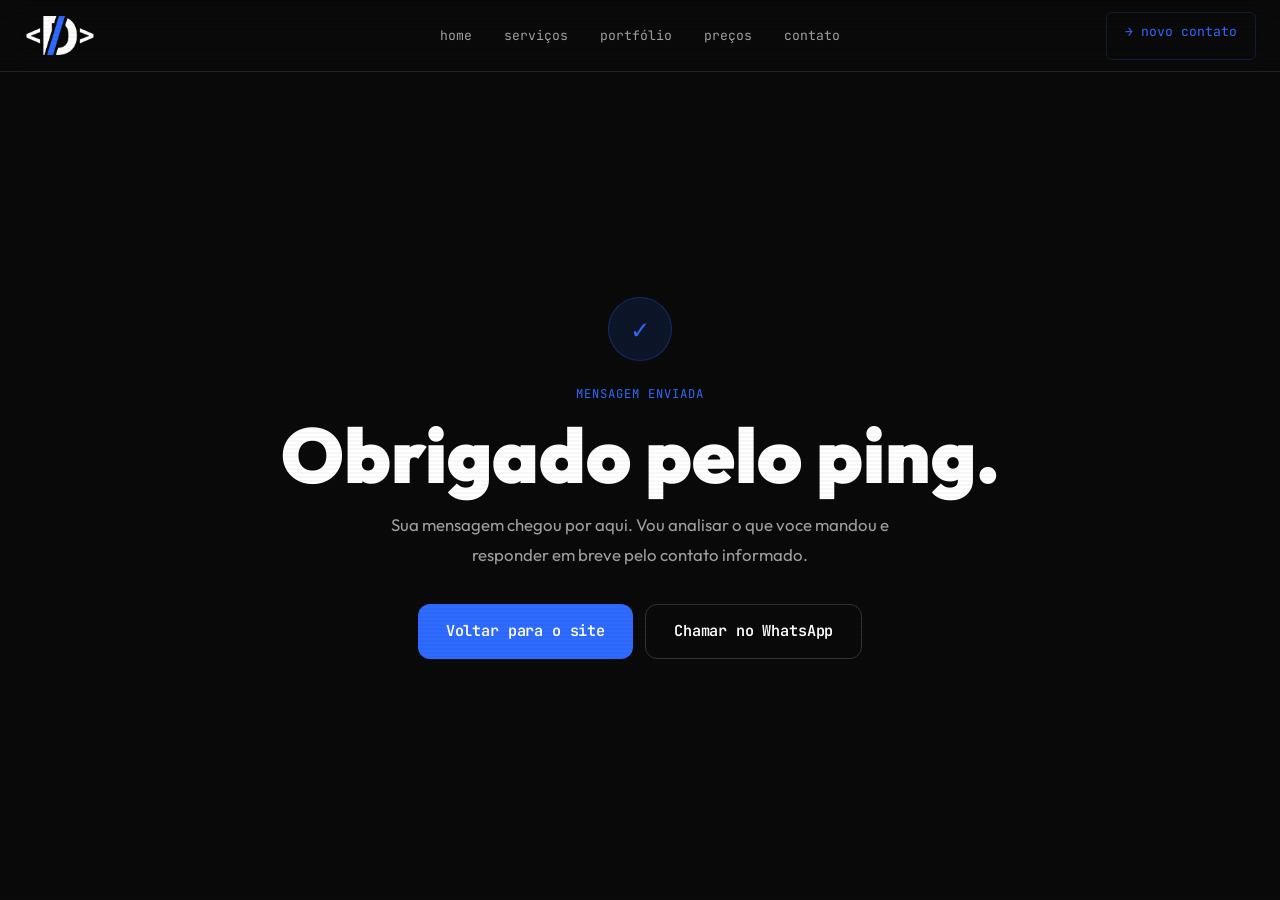
<file: obrigado/index.html>
<!DOCTYPE html>
<html lang="pt-BR">
<head>
    <!-- Google Tag Manager -->
    <script>(function(w,d,s,l,i){w[l]=w[l]||[];w[l].push({'gtm.start':
    new Date().getTime(),event:'gtm.js'});var f=d.getElementsByTagName(s)[0],
    j=d.createElement(s),dl=l!='dataLayer'?'&l='+l:'';j.async=true;j.src=
    'https://www.googletagmanager.com/gtm.js?id='+i+dl;f.parentNode.insertBefore(j,f);
    })(window,document,'script','dataLayer','GTM-TMHX94FG');</script>
    <!-- End Google Tag Manager -->
    <meta charset="UTF-8">
    <meta name="viewport" content="width=device-width, initial-scale=1.0">
    <title>Obrigado | Deiro's Dev</title>
    <meta name="description" content="Mensagem enviada com sucesso para a Deiro's Dev.">
    <meta name="robots" content="noindex, follow">
    <meta name="theme-color" content="#0A0A0A">
    <link rel="manifest" href="/manifest.webmanifest">
    <link rel="apple-touch-icon" href="/logo transparente.png">
    <link rel="preconnect" href="https://fonts.googleapis.com">
    <link rel="preconnect" href="https://fonts.gstatic.com" crossorigin>
    <link href="https://fonts.googleapis.com/css2?family=JetBrains+Mono:wght@300;400;500;600;700&family=Outfit:wght@300;400;500;600;700;800;900&display=swap" rel="stylesheet">
    <link rel="stylesheet" href="/styles.css?v=20260605-absolute-assets">
</head>
<body>
    <!-- Google Tag Manager (noscript) -->
    <noscript><iframe src="https://www.googletagmanager.com/ns.html?id=GTM-TMHX94FG"
    height="0" width="0" style="display:none;visibility:hidden"></iframe></noscript>
    <!-- End Google Tag Manager (noscript) -->

    <div class="scanlines"></div>

    <nav class="nav scrolled" id="nav">
        <div class="nav__inner">
            <a href="/" class="nav__logo" aria-label="Deiro's Dev">
                <img src="/logo transparente.png" alt="Deiro's Dev" class="nav__logo-image" width="413" height="224" fetchpriority="high" decoding="async">
            </a>
            <div class="nav__links">
                <a href="/#home" class="nav__link">home</a>
                <a href="/#services" class="nav__link">serviços</a>
                <a href="/#work" class="nav__link">portfólio</a>
                <a href="/#pricing" class="nav__link">preços</a>
                <a href="/#contact" class="nav__link">contato</a>
            </div>
            <a href="/#contact" class="nav__cta">
                <span class="nav__cta-arrow">→</span> novo contato
            </a>
        </div>
    </nav>

    <main class="thanks-page">
        <section class="thanks" aria-labelledby="thanksTitle">
            <span class="thanks__icon">✓</span>
            <span class="thanks__label">mensagem enviada</span>
            <h1 class="thanks__title" id="thanksTitle">Obrigado pelo ping.</h1>
            <p class="thanks__text">Sua mensagem chegou por aqui. Vou analisar o que voce mandou e responder em breve pelo contato informado.</p>
            <div class="thanks__actions">
                <a href="/" class="btn btn--primary">Voltar para o site</a>
                <a href="https://wa.me/5511913218266?text=Oi%2C%20acabei%20de%20enviar%20um%20formulario%20pelo%20site." class="btn btn--ghost" target="_blank" rel="noopener">Chamar no WhatsApp</a>
            </div>
        </section>
    </main>
</body>
</html>
</file>
<file: styles.css>
/* ==========================================
   DEIRO'S DEV — Code-First Design System
   A design that looks like it was made by a dev,
   not generated by an AI.
   ========================================== */

/* ── Tokens ── */
:root {
    --bg:        #0A0A0A;
    --bg-raised: #141414;
    --bg-card:   #1a1a1a;
    --bg-input:  #080808;

    --border:    #222222;
    --border-hl: #333333;

    --text:      #FFFFFF;
    --text-dim:  #A1A1A1;
    --text-muted:#7A7A7A;

    --green:     #2F6BFF;
    --green-dim: #255AE6;
    --cyan:      #22d3ee;
    --yellow:    #facc15;
    --red:       #f87171;
    --orange:    #fb923c;
    --purple:    #a78bfa;
    --pink:      #f472b6;

    --accent:    #2F6BFF;
    --accent-bg: rgba(47, 107, 255, 0.08);
    --accent-border: rgba(47, 107, 255, 0.2);

    --font-mono: 'JetBrains Mono', 'Fira Code', 'Cascadia Code', monospace;
    --font-sans: 'Outfit', -apple-system, BlinkMacSystemFont, sans-serif;

    --radius:    12px;
    --radius-sm: 6px;
    --radius-lg: 20px;

    --nav-h:     72px;
    --max-w:     1200px;
    --transition: 0.25s cubic-bezier(0.4, 0, 0.2, 1);
}

/* ── Reset ── */
*, *::before, *::after { margin: 0; padding: 0; box-sizing: border-box; }
html { scroll-behavior: smooth; scroll-padding-top: var(--nav-h); }
body {
    font-family: var(--font-sans);
    background: var(--bg);
    color: var(--text);
    line-height: 1.6;
    overflow-x: hidden;
    -webkit-font-smoothing: antialiased;
}
a { text-decoration: none; color: inherit; }
ul, ol { list-style: none; }
img { max-width: 100%; height: auto; display: block; }
button { border: none; background: none; cursor: pointer; font-family: inherit; color: inherit; }
input, textarea, select { font-family: inherit; }
::selection { background: rgba(47, 107, 255, 0.25); color: var(--text); }

.sr-only {
    position: absolute;
    width: 1px;
    height: 1px;
    padding: 0;
    margin: -1px;
    overflow: hidden;
    clip: rect(0, 0, 0, 0);
    white-space: nowrap;
    border: 0;
}

a:focus-visible,
button:focus-visible,
input:focus-visible,
textarea:focus-visible,
select:focus-visible {
    outline: 2px solid var(--accent);
    outline-offset: 3px;
}

/* ── Scanlines overlay ── */
.scanlines {
    position: fixed;
    inset: 0;
    pointer-events: none;
    z-index: 9998;
    background: repeating-linear-gradient(
        0deg,
        transparent,
        transparent 2px,
        rgba(0, 0, 0, 0.03) 2px,
        rgba(0, 0, 0, 0.03) 4px
    );
}

/* ── Layout ── */
.container { max-width: var(--max-w); margin: 0 auto; padding: 0 24px; }

/* ── Section Labels ── */
.section-label {
    display: flex;
    align-items: center;
    gap: 12px;
    margin-bottom: 16px;
}
.section-label__number {
    font-family: var(--font-mono);
    font-size: 0.8rem;
    color: var(--accent);
    font-weight: 500;
}
.section-label__text {
    font-family: var(--font-mono);
    font-size: 0.8rem;
    color: var(--text-muted);
}
.section-heading {
    font-family: var(--font-sans);
    font-size: clamp(2rem, 4.5vw, 3.2rem);
    font-weight: 800;
    line-height: 1.15;
    margin-bottom: 48px;
    letter-spacing: -0.02em;
}
.section-heading--left { text-align: left; }
.highlight {
    color: var(--accent);
    position: relative;
}
.highlight::after {
    content: '';
    position: absolute;
    left: 0;
    bottom: 2px;
    width: 100%;
    height: 3px;
    background: var(--accent);
    opacity: 0.3;
    border-radius: 2px;
}

/* ── Buttons ── */
.btn {
    display: inline-flex;
    align-items: center;
    justify-content: center;
    gap: 8px;
    padding: 14px 28px;
    min-height: 48px;
    border-radius: var(--radius);
    font-weight: 600;
    font-size: 0.95rem;
    font-family: var(--font-mono);
    transition: all var(--transition);
    letter-spacing: -0.01em;
}
.btn--primary {
    background: var(--accent);
    color: var(--text);
}
.btn--primary:hover {
    background: #255AE6;
    transform: translateY(-2px);
    box-shadow: 0 8px 24px rgba(47, 107, 255, 0.25);
}
.btn--ghost {
    background: transparent;
    border: 1px solid var(--border-hl);
    color: var(--text);
}
.btn--ghost:hover {
    border-color: var(--accent);
    color: var(--accent);
}
.btn--lg { padding: 18px 36px; font-size: 1.05rem; }
.btn--full { width: 100%; justify-content: center; }
.btn__arrow {
    transition: transform var(--transition);
}
.btn:hover .btn__arrow {
    transform: translateY(3px);
}

/* ==========================================
   NAVIGATION
   ========================================== */
.nav {
    position: fixed;
    top: 0;
    left: 0;
    right: 0;
    height: var(--nav-h);
    z-index: 100;
    transition: all var(--transition);
}
.nav.scrolled {
    background: rgba(10, 10, 10, 0.9);
    backdrop-filter: blur(16px);
    border-bottom: 1px solid var(--border);
}
.nav__inner {
    width: 100%;
    padding: 0 24px;
    height: 100%;
    display: flex;
    align-items: center;
    justify-content: space-between;
    position: relative;
}
.nav__logo {
    display: inline-flex;
    align-items: center;
    flex-shrink: 0;
    z-index: 101;
}
.nav__logo-image {
    display: block;
    height: 40px;
    width: auto;
    object-fit: contain;
}
.nav__logo-symbol { color: var(--text-muted); }
.nav__logo-dot { color: var(--accent); }
.nav__links {
    display: flex;
    gap: 4px;
    position: absolute;
    left: 50%;
    transform: translateX(-50%);
}
.nav__link {
    font-family: var(--font-mono);
    font-size: 0.82rem;
    padding: 8px 14px;
    min-height: 48px;
    border-radius: var(--radius-sm);
    color: var(--text-dim);
    transition: all var(--transition);
    display: inline-flex;
    align-items: center;
    justify-content: center;
}
.nav__link:hover, .nav__link.active {
    color: var(--text);
    background: var(--bg-card);
}
.nav__link.active { color: var(--accent); }
.nav__cta {
    font-family: var(--font-mono);
    font-size: 0.82rem;
    padding: 8px 18px;
    min-height: 48px;
    border: 1px solid var(--accent-border);
    border-radius: var(--radius-sm);
    color: var(--accent);
    transition: all var(--transition);
    margin-left: auto;
}
.nav__cta:hover {
    background: var(--accent);
    color: var(--bg);
    border-color: var(--accent);
}
.nav__cta-arrow {
    display: inline-block;
    transition: transform var(--transition);
}
.nav__cta:hover .nav__cta-arrow { transform: translateX(3px); }
.nav__burger {
    display: none;
    flex-direction: column;
    align-items: center;
    justify-content: center;
    width: 48px;
    height: 48px;
    gap: 6px;
    z-index: 101;
    padding: 4px;
}
.nav__burger span {
    display: block;
    width: 22px;
    height: 1.5px;
    background: var(--text);
    transition: all var(--transition);
}
.nav__burger.active span:first-child { transform: rotate(45deg) translate(4px, 4px); }
.nav__burger.active span:last-child { transform: rotate(-45deg) translate(4px, -4px); }

/* ==========================================
   HERO
   ========================================== */
.hero {
    min-height: auto;
    display: flex;
    flex-direction: column;
    justify-content: center;
    padding: calc(var(--nav-h) + 28px) 24px 56px;
    position: relative;
    max-width: var(--max-w);
    margin: 0 auto;
}
.hero__grid {
    display: grid;
    grid-template-columns: 1fr 1fr;
    gap: 44px;
    align-items: center;
}
.hero__terminal {
    transform: translateY(-42px) scale(0.9);
    transform-origin: center left;
}

/* Terminal */
.terminal {
    border: 1px solid var(--border);
    border-radius: var(--radius);
    overflow: hidden;
    background: var(--bg-raised);
    box-shadow: 0 0 0 1px var(--border), 0 20px 60px rgba(0,0,0,0.5);
}
.terminal__bar {
    display: flex;
    align-items: center;
    gap: 12px;
    padding: 12px 16px;
    background: var(--bg-card);
    border-bottom: 1px solid var(--border);
}
.terminal__dots { display: flex; gap: 6px; }
.terminal__dot {
    width: 10px;
    height: 10px;
    border-radius: 50%;
}
.terminal__dot--red { background: #ff5f57; }
.terminal__dot--yellow { background: #febc2e; }
.terminal__dot--green { background: var(--accent); }
.terminal__title {
    font-family: var(--font-mono);
    font-size: 0.75rem;
    color: var(--text-muted);
}
.terminal__body {
    padding: 20px;
    font-family: var(--font-mono);
    font-size: 0.85rem;
    line-height: 1.8;
    min-height: 320px;
}
.terminal__line {
    display: flex;
    align-items: center;
    gap: 10px;
}
.terminal__line--blank { height: 12px; }
.terminal__line--output { padding-left: 24px; }
.terminal__line--active { margin-top: 4px; }
.terminal__prompt { color: var(--accent); font-weight: 600; }
.terminal__text--cmd { color: var(--cyan); }
.terminal__text--dir { color: var(--yellow); margin-right: 16px; }
.terminal__text--success { color: var(--accent); }
.terminal__text { color: var(--text-dim); }
.terminal__cursor {
    color: var(--accent);
    animation: cursorBlink 1s step-end infinite;
    font-weight: 700;
}
@keyframes cursorBlink {
    0%, 100% { opacity: 1; }
    50% { opacity: 0; }
}

/* Hero Copy */
.hero__tag {
    display: inline-flex;
    align-items: center;
    gap: 8px;
    font-family: var(--font-mono);
    font-size: 0.8rem;
    color: var(--accent);
    padding: 6px 14px;
    border: 1px solid var(--accent-border);
    border-radius: 100px;
    margin-bottom: 18px;
    background: var(--accent-bg);
}
.hero__tag-dot {
    width: 6px;
    height: 6px;
    background: var(--accent);
    border-radius: 50%;
    animation: tagPulse 2s ease-in-out infinite;
}
@keyframes tagPulse {
    0%, 100% { opacity: 1; }
    50% { opacity: 0.3; }
}
.hero__title {
    font-family: var(--font-sans);
    font-size: clamp(2.5rem, 4.5vw, 3.7rem);
    font-weight: 900;
    line-height: 1.05;
    margin-bottom: 18px;
    letter-spacing: -0.03em;
}
.hero__title-accent {
    color: var(--accent);
    position: relative;
    display: inline-block;
}
.hero__title-cursor {
    color: var(--accent);
    animation: cursorBlink 1s step-end infinite;
}
.hero__desc {
    font-size: 1.1rem;
    color: var(--text-dim);
    line-height: 1.7;
    margin-bottom: 18px;
    max-width: 480px;
}
.hero-promo {
    display: grid;
    grid-template-columns: auto minmax(0, 1fr) auto;
    align-items: center;
    gap: 12px;
    max-width: 620px;
    margin-bottom: 24px;
    padding: 10px;
    border: 2px solid var(--yellow);
    background: linear-gradient(90deg, rgba(255, 255, 255, 0.035) 50%, transparent 50%) 0 0 / 8px 8px, rgba(250, 204, 21, 0.09);
    box-shadow: 4px 4px 0 rgba(250, 204, 21, 0.16);
    transition: transform var(--transition), box-shadow var(--transition);
}
.hero-promo:hover {
    transform: translate(-2px, -2px);
    box-shadow: 6px 6px 0 rgba(250, 204, 21, 0.2);
}
.hero-promo__badge {
    padding: 7px 9px;
    background: var(--red);
    color: #090909;
    font-family: var(--font-mono);
    font-size: 0.68rem;
    font-weight: 800;
    text-transform: uppercase;
}
.hero-promo__copy {
    min-width: 0;
    color: var(--text);
    font-family: var(--font-mono);
    font-size: 0.78rem;
    line-height: 1.35;
}
.hero-promo__copy small {
    display: block;
    margin-top: 3px;
    color: var(--yellow);
    font-size: 0.7rem;
}
.hero-promo__copy s {
    color: var(--red);
    text-decoration-thickness: 2px;
}
.hero-promo__copy strong,
.hero-promo__copy b {
    color: var(--yellow);
}
.hero-promo__signal {
    padding: 8px 10px;
    border: 2px solid #000;
    background: var(--yellow);
    color: #080808;
    font-family: var(--font-mono);
    font-size: 0.68rem;
    font-weight: 800;
    text-align: center;
    text-transform: uppercase;
    box-shadow: 3px 3px 0 #000;
}
.hero-promo__timer,
.promo-countdown__digits {
    display: grid;
    grid-template-columns: 1fr auto 1fr auto 1fr;
    align-items: center;
    gap: 4px;
    font-family: var(--font-mono);
}
.hero-promo__timer span {
    min-width: 30px;
    padding: 6px 5px;
    border: 2px solid #000;
    background: var(--yellow);
    color: #080808;
    text-align: center;
    font-size: 0.9rem;
    font-weight: 800;
    line-height: 1;
    box-shadow: 2px 2px 0 #000;
}
.hero-promo__timer b,
.promo-countdown__digits b {
    color: var(--yellow);
    line-height: 1;
}
.hero__actions {
    display: grid;
    grid-template-columns: minmax(0, 1.18fr) minmax(0, 0.82fr);
    gap: 12px;
    max-width: 620px;
    margin-bottom: 18px;
}
.hero__actions .btn {
    padding-right: 16px;
    padding-left: 16px;
    font-size: 0.82rem;
}
.hero__benefits {
    display: flex;
    flex-wrap: wrap;
    gap: 8px 16px;
    max-width: 620px;
    margin-bottom: 18px;
}
.hero__benefits li {
    position: relative;
    padding-left: 16px;
    color: var(--text-dim);
    font-size: 0.76rem;
}
.hero__benefits li::before {
    content: '✓';
    position: absolute;
    left: 0;
    color: var(--accent);
    font-family: var(--font-mono);
    font-weight: 700;
}
.hero__metrics {
    display: grid;
    grid-template-columns: repeat(3, minmax(0, 1fr));
    max-width: 620px;
    border-top: 1px solid var(--border);
    border-bottom: 1px solid var(--border);
}
.metric {
    display: grid;
    grid-template-columns: auto minmax(0, 1fr);
    align-items: center;
    gap: 8px;
    padding: 13px 14px;
    border-right: 1px solid var(--border);
}
.metric:last-child {
    border-right: 0;
}
.metric__value {
    font-family: var(--font-mono);
    font-size: 1.45rem;
    font-weight: 700;
    color: var(--text);
    line-height: 1;
}
.metric__value::after { content: attr(data-suffix); color: var(--accent); }
.metric__label {
    font-family: var(--font-mono);
    font-size: 0.66rem;
    color: var(--text-muted);
    line-height: 1.3;
    text-transform: uppercase;
}

/* Scroll hint */
.hero__scroll-hint {
    position: absolute;
    bottom: 40px;
    left: 24px;
    display: flex;
    align-items: center;
    gap: 12px;
    font-family: var(--font-mono);
    font-size: 0.7rem;
    color: var(--text-muted);
    letter-spacing: 0.1em;
    text-transform: uppercase;
}
.hero__scroll-line {
    width: 40px;
    height: 1px;
    background: var(--border-hl);
    position: relative;
    overflow: hidden;
}
.hero__scroll-line::after {
    content: '';
    position: absolute;
    left: -100%;
    top: 0;
    width: 100%;
    height: 100%;
    background: var(--accent);
    animation: scrollLine 2s ease-in-out infinite;
}
@keyframes scrollLine {
    0% { left: -100%; }
    100% { left: 100%; }
}

/* ==========================================
   FEATURED WORK / TRUST SNAPSHOT
   ========================================== */
.featured-work {
    padding: 104px 0 92px;
    border-top: 1px solid var(--border);
    background: var(--bg-raised);
}
.featured-work__head {
    display: flex;
    align-items: flex-start;
    justify-content: space-between;
    gap: 24px;
    margin-bottom: 42px;
}
.featured-work__head .section-heading {
    max-width: 780px;
    margin-bottom: 0;
}
.featured-work__link {
    flex: 0 0 auto;
    margin-top: 8px;
    font-family: var(--font-mono);
    font-size: 0.82rem;
    color: var(--accent);
}
.featured-carousel {
    --featured-per-view: 3;
}
.featured-carousel__viewport {
    overflow: hidden;
}
.featured-carousel__track {
    display: flex;
    align-items: stretch;
    gap: 20px;
    touch-action: pan-y;
    transition: transform 0.5s cubic-bezier(0.4, 0, 0.2, 1);
}
.featured-case {
    flex: 0 0 calc((100% - (20px * (var(--featured-per-view) - 1))) / var(--featured-per-view));
    display: flex;
    flex-direction: column;
    overflow: hidden;
    border: 1px solid var(--border);
    border-radius: var(--radius);
    background: var(--bg);
    transition: transform var(--transition), border-color var(--transition), box-shadow var(--transition);
}
.featured-case--link {
    display: flex;
    flex-direction: column;
    color: inherit;
    text-decoration: none;
}
.featured-case--link:focus-visible {
    outline: 2px solid var(--accent);
    outline-offset: 4px;
}
.featured-case:hover {
    transform: translateY(-5px);
    border-color: var(--accent-border);
    box-shadow: 0 16px 48px rgba(0,0,0,0.34);
}
.featured-case__image-link {
    display: block;
    cursor: pointer;
}
.featured-case img {
    width: 100%;
    aspect-ratio: 16 / 10;
    object-fit: contain;
    object-position: center;
    background:
        radial-gradient(circle at center, rgba(47, 107, 255, 0.1), transparent 64%),
        var(--bg-card);
}
.featured-case__body {
    display: flex;
    flex: 1;
    flex-direction: column;
    padding: 22px;
}
.featured-case__body span,
.featured-case__body a,
.featured-case__action {
    font-family: var(--font-mono);
    font-size: 0.72rem;
}
.featured-case__body span {
    display: inline-flex;
    margin-bottom: 10px;
    color: var(--accent);
    text-transform: uppercase;
}
.featured-case__body h3 {
    font-size: 1.18rem;
    margin-bottom: 8px;
}
.featured-case__stat {
    display: inline-flex;
    margin-bottom: 12px;
    padding: 7px 10px;
    border: 1px solid rgba(47, 107, 255, 0.24);
    border-radius: var(--radius-sm);
    background: rgba(47, 107, 255, 0.08);
    color: var(--text);
    font-family: var(--font-mono);
    font-size: 0.74rem;
}
.featured-case__body p {
    color: var(--text-dim);
    font-size: 0.9rem;
    line-height: 1.55;
    margin-bottom: 16px;
}
.featured-case__body a,
.featured-case__action {
    margin-top: auto;
}
.featured-case__body a,
.featured-case__action {
    color: var(--accent);
}
.featured-case__action {
    margin-bottom: 0;
    text-transform: none;
}
.featured-case__private {
    color: var(--text-muted) !important;
    text-transform: none !important;
}
.featured-carousel__controls {
    display: flex;
    align-items: center;
    justify-content: center;
    gap: 18px;
    margin-top: 28px;
}
.featured-carousel__btn {
    width: 46px;
    height: 46px;
    display: inline-flex;
    align-items: center;
    justify-content: center;
    border: 1px solid var(--border);
    border-radius: var(--radius-sm);
    color: var(--text-dim);
    font-family: var(--font-mono);
    transition: all var(--transition);
}
.featured-carousel__btn:hover:not(:disabled) {
    border-color: var(--accent);
    color: var(--accent);
    transform: translateY(-2px);
}
.featured-carousel__btn:disabled {
    cursor: not-allowed;
    opacity: 0.35;
}
.featured-carousel__dots {
    display: flex;
    gap: 6px;
}
.featured-carousel__dot {
    width: 8px;
    height: 8px;
    padding: 0;
    border: 0;
    border-radius: 50%;
    background: var(--border-hl);
    transition: all var(--transition);
}
.featured-carousel__dot.active {
    width: 24px;
    border-radius: 4px;
    background: var(--accent);
}
/* ==========================================
   SERVICES
   ========================================== */
.services {
    padding: 120px 0;
    border-top: 1px solid var(--border);
}
.services__grid {
    display: grid;
    grid-template-columns: repeat(2, 1fr);
    gap: 20px;
}
.svc-card {
    position: relative;
    padding: 36px;
    background: var(--bg-raised);
    border: 1px solid var(--border);
    border-radius: var(--radius);
    transition: all var(--transition);
    overflow: hidden;
}
.svc-card::before {
    content: '';
    position: absolute;
    top: 0;
    left: 0;
    width: 3px;
    height: 0;
    background: var(--accent);
    transition: height 0.4s ease;
}
.svc-card:hover::before { height: 100%; }
.svc-card:hover {
    border-color: var(--border-hl);
    transform: translateY(-4px);
    box-shadow: 0 12px 40px rgba(0,0,0,0.3);
}
.svc-card--featured {
    border-color: var(--accent-border);
    background: linear-gradient(180deg, var(--accent-bg) 0%, var(--bg-raised) 40%);
}
.svc-card__badge {
    position: absolute;
    top: 16px;
    right: 16px;
    font-family: var(--font-mono);
    font-size: 0.65rem;
    padding: 3px 10px;
    background: var(--accent);
    color: var(--bg);
    border-radius: 100px;
    font-weight: 600;
    text-transform: uppercase;
    letter-spacing: 0.05em;
}
.svc-card__index {
    font-family: var(--font-mono);
    font-size: 0.75rem;
    color: var(--text-muted);
    margin-bottom: 16px;
    display: block;
}
.svc-card__icon {
    width: 44px;
    height: 44px;
    margin-bottom: 20px;
    color: var(--accent);
}
.svc-card__icon svg { width: 100%; height: 100%; }
.svc-card__title {
    font-family: var(--font-sans);
    font-size: 1.3rem;
    font-weight: 700;
    margin-bottom: 10px;
}
.svc-card__desc {
    color: var(--text-dim);
    font-size: 0.92rem;
    line-height: 1.6;
    margin-bottom: 20px;
}
.svc-card__stack {
    display: flex;
    gap: 8px;
    flex-wrap: wrap;
}
.svc-card__stack span {
    font-family: var(--font-mono);
    font-size: 0.7rem;
    padding: 4px 10px;
    background: var(--bg-card);
    border: 1px solid var(--border);
    border-radius: 4px;
    color: var(--text-muted);
    transition: all var(--transition);
}
.svc-card:hover .svc-card__stack span {
    border-color: var(--accent-border);
    color: var(--accent);
}
.svc-card__cta {
    display: inline-flex;
    align-items: center;
    margin-top: 20px;
    font-family: var(--font-mono);
    font-size: 0.78rem;
    color: var(--accent);
    transition: opacity var(--transition), transform var(--transition);
}
.svc-card__cta:hover {
    opacity: 0.85;
    transform: translateX(2px);
}

.section-cta {
    margin-top: 32px;
    padding: 24px 28px;
    border: 1px solid var(--border);
    border-radius: var(--radius);
    background: var(--bg-raised);
    display: flex;
    align-items: center;
    justify-content: space-between;
    gap: 20px;
}
.section-cta--tight {
    margin-top: 40px;
}
.section-cta__text {
    color: var(--text-dim);
    max-width: 720px;
    line-height: 1.7;
}
.section-cta__actions {
    display: flex;
    gap: 12px;
    flex-wrap: wrap;
    flex-shrink: 0;
}

/* ==========================================
   PORTFOLIO / WORK
   ========================================== */
.work {
    padding: 120px 0;
    border-top: 1px solid var(--border);
    background: var(--bg-raised);
}
.work__filters {
    display: flex;
    gap: 6px;
    margin-bottom: 40px;
    flex-wrap: wrap;
}
.work__filter {
    font-family: var(--font-mono);
    font-size: 0.8rem;
    padding: 8px 18px;
    min-height: 48px;
    border: 1px solid var(--border);
    border-radius: var(--radius-sm);
    color: var(--text-muted);
    transition: all var(--transition);
    background: transparent;
}
.work__filter:hover { border-color: var(--border-hl); color: var(--text); }
.work__filter.active {
    background: var(--accent);
    color: var(--bg);
    border-color: var(--accent);
}
.work__grid {
    display: grid;
    grid-template-columns: repeat(3, 1fr);
    gap: 20px;
}
.work__pagination {
    display: flex;
    justify-content: center;
    align-items: center;
    gap: 8px;
    margin-top: 28px;
    flex-wrap: wrap;
}
.work__page {
    min-width: 44px;
    min-height: 44px;
    padding: 8px 12px;
    border: 1px solid var(--border);
    border-radius: var(--radius-sm);
    background: transparent;
    color: var(--text-muted);
    font-family: var(--font-mono);
    font-size: 0.78rem;
    transition: all var(--transition);
}
.work__page:hover:not(:disabled) {
    border-color: var(--accent-border);
    color: var(--accent);
}
.work__page.active {
    background: var(--accent);
    border-color: var(--accent);
    color: var(--bg);
}
.work__page:disabled {
    cursor: not-allowed;
    opacity: 0.45;
}

/* Project Card */
.project {
    border: 1px solid var(--border);
    border-radius: var(--radius);
    overflow: hidden;
    background: var(--bg);
    transition: all var(--transition);
}
.project:hover {
    border-color: var(--accent-border);
    transform: translateY(-6px);
    box-shadow: 0 16px 48px rgba(0,0,0,0.4);
}
.project--wide { grid-column: span 1; }
.project__preview {
    position: relative;
    aspect-ratio: 16 / 10;
    height: auto;
    overflow: hidden;
    background: var(--bg-card);
}
.project__preview img {
    width: 100%;
    height: 100%;
    object-fit: contain;
    object-position: center;
}
.project__overlay {
    position: absolute;
    inset: 0;
    background: rgba(12, 12, 12, 0.75);
    display: flex;
    align-items: center;
    justify-content: center;
    opacity: 0;
    transition: opacity var(--transition);
}
.project:hover .project__overlay { opacity: 1; }
.project__overlay-text {
    font-family: var(--font-mono);
    font-size: 0.85rem;
    color: var(--accent);
    padding: 10px 20px;
    border: 1px solid var(--accent-border);
    border-radius: var(--radius-sm);
    background: var(--accent-bg);
}

/* Empty/Placeholder */
.project__preview--empty {
    display: flex;
    align-items: center;
    justify-content: center;
    background: repeating-linear-gradient(
        45deg,
        var(--bg-card),
        var(--bg-card) 10px,
        var(--bg-raised) 10px,
        var(--bg-raised) 20px
    );
}
.project__empty-content {
    display: flex;
    flex-direction: column;
    align-items: center;
    gap: 8px;
}
.project__empty-icon {
    font-family: var(--font-mono);
    font-size: 2rem;
    color: var(--text-muted);
    opacity: 0.4;
}
.project__empty-text {
    font-family: var(--font-mono);
    font-size: 0.75rem;
    color: var(--text-muted);
    opacity: 0.5;
}

.project__info { padding: 24px; }
.project__meta {
    display: flex;
    justify-content: space-between;
    margin-bottom: 10px;
}
.project__cat, .project__year {
    font-family: var(--font-mono);
    font-size: 0.72rem;
    color: var(--text-muted);
    text-transform: uppercase;
    letter-spacing: 0.05em;
}
.project__year { color: var(--accent); opacity: 0.6; }
.project__title {
    font-size: 1.15rem;
    font-weight: 700;
    margin-bottom: 8px;
}
.project__desc {
    font-size: 0.88rem;
    color: var(--text-dim);
    line-height: 1.5;
    margin-bottom: 16px;
}
.project__tech {
    display: flex;
    gap: 8px;
    flex-wrap: wrap;
}
.project__tech code {
    font-family: var(--font-mono);
    font-size: 0.7rem;
    padding: 3px 8px;
    background: var(--bg-card);
    border: 1px solid var(--border);
    border-radius: 3px;
    color: var(--text-muted);
}
.project__cta {
    display: inline-flex;
    align-items: center;
    margin-top: 18px;
    font-family: var(--font-mono);
    font-size: 0.76rem;
    color: var(--accent);
    transition: opacity var(--transition), transform var(--transition);
}
.project__cta:hover {
    opacity: 0.85;
    transform: translateX(2px);
}
.project__overlay--private {
    cursor: default;
}
.project__cta--private {
    color: var(--text-muted);
    cursor: default;
}
.project__cta--private:hover {
    opacity: 1;
    transform: none;
}

/* ==========================================
   ABOUT
   ========================================== */
.about {
    padding: 120px 0;
    border-top: 1px solid var(--border);
}
.about__grid {
    display: grid;
    grid-template-columns: 1fr 1fr;
    gap: 64px;
    align-items: start;
}
.about__text p {
    color: var(--text-dim);
    margin-bottom: 16px;
    line-height: 1.7;
}
.about__text strong { color: var(--text); }
.about__list {
    margin-top: 28px;
    display: flex;
    flex-direction: column;
    gap: 12px;
}
.about__list li {
    display: flex;
    align-items: center;
    gap: 12px;
    font-size: 0.92rem;
    color: var(--text-dim);
}
.about__check {
    color: var(--accent);
    font-family: var(--font-mono);
    font-weight: 700;
}
.about__cta {
    display: flex;
    gap: 12px;
    flex-wrap: wrap;
    margin-top: 28px;
}

/* Code Editor */
.code-editor {
    border: 1px solid var(--border);
    border-radius: var(--radius);
    overflow: hidden;
    background: var(--bg-raised);
    box-shadow: 0 0 0 1px var(--border), 0 16px 48px rgba(0,0,0,0.4);
    position: sticky;
    top: calc(var(--nav-h) + 24px);
}
.code-editor__bar {
    display: flex;
    align-items: center;
    gap: 12px;
    padding: 10px 16px;
    background: var(--bg-card);
    border-bottom: 1px solid var(--border);
}
.code-editor__dots { display: flex; gap: 6px; }
.code-editor__dots span {
    width: 10px;
    height: 10px;
    border-radius: 50%;
}
.code-editor__dots span:nth-child(1) { background: #ff5f57; }
.code-editor__dots span:nth-child(2) { background: #febc2e; }
.code-editor__dots span:nth-child(3) { background: var(--accent); }
.code-editor__filename {
    font-family: var(--font-mono);
    font-size: 0.75rem;
    color: var(--text-muted);
}
.code-editor__body {
    display: flex;
    padding: 20px 0;
}
.code-editor__numbers {
    display: flex;
    flex-direction: column;
    padding: 0 16px;
    border-right: 1px solid var(--border);
    font-family: var(--font-mono);
    font-size: 0.8rem;
    color: var(--text-muted);
    line-height: 1.85;
    user-select: none;
    text-align: right;
    min-width: 48px;
}
.code-editor__code {
    font-family: var(--font-mono);
    font-size: 0.82rem;
    line-height: 1.85;
    padding: 0 20px;
    overflow-x: auto;
}

/* Syntax highlighting */
.hl-keyword { color: var(--purple); }
.hl-prop { color: var(--cyan); }
.hl-string { color: var(--accent); }
.hl-bool { color: var(--orange); }
.hl-number { color: var(--yellow); }

/* ==========================================
   PROCESS
   ========================================== */
.process {
    padding: 120px 0;
    border-top: 1px solid var(--border);
    background: var(--bg-raised);
}
.process__steps {
    display: flex;
    align-items: stretch;
    gap: 0;
    overflow-x: auto;
    padding-bottom: 8px;
}
.process__step {
    flex: 1;
    min-width: 220px;
    padding: 32px;
    background: var(--bg);
    border: 1px solid var(--border);
    border-radius: var(--radius);
    transition: all var(--transition);
}
.process__step:hover {
    border-color: var(--accent-border);
    transform: translateY(-4px);
}
.process__step-num {
    font-family: var(--font-mono);
    font-size: 0.75rem;
    color: var(--accent);
    margin-bottom: 16px;
}
.process__step-content h3 {
    font-family: var(--font-mono);
    font-size: 0.95rem;
    font-weight: 600;
    margin-bottom: 10px;
    color: var(--text);
}
.process__step-content p {
    font-size: 0.88rem;
    color: var(--text-dim);
    line-height: 1.6;
}
.process__connector {
    display: flex;
    align-items: center;
    padding: 0 8px;
    color: var(--text-muted);
    font-family: var(--font-mono);
    font-size: 1.2rem;
}
.process__connector::after {
    content: '→';
    color: var(--accent);
    opacity: 0.4;
}

/* ==========================================
   PRICING
   ========================================== */
.pricing {
    padding: 120px 0;
    border-top: 1px solid var(--border);
}
.pricing-trust {
    display: grid;
    grid-template-columns: minmax(0, 0.9fr) minmax(260px, 1fr) auto;
    align-items: center;
    gap: 24px;
    margin: -8px 0 34px;
    padding: 22px;
    border: 1px solid var(--accent-border);
    border-radius: var(--radius);
    background:
        linear-gradient(90deg, rgba(47, 107, 255, 0.14), rgba(34, 197, 94, 0.08)),
        var(--bg-raised);
    box-shadow: 0 18px 52px rgba(47, 107, 255, 0.12);
}
.pricing-trust__label {
    display: block;
    margin-bottom: 8px;
    color: var(--accent);
    font-family: var(--font-mono);
    font-size: 0.68rem;
    font-weight: 700;
    text-transform: uppercase;
    letter-spacing: 0.06em;
}
.pricing-trust strong {
    display: block;
    max-width: 420px;
    font-size: 1.35rem;
    line-height: 1.18;
}
.pricing-trust p {
    color: var(--text-dim);
    font-size: 0.9rem;
    line-height: 1.6;
}
.pricing-trust .btn {
    justify-content: center;
    white-space: nowrap;
}
.pricing__grid {
    display: grid;
    grid-template-columns: repeat(4, minmax(0, 1fr));
    gap: 20px;
    align-items: stretch;
}
.pricing-switcher {
    display: grid;
    grid-template-columns: repeat(2, minmax(0, 1fr));
    width: min(560px, 100%);
    margin: -8px auto 38px;
    padding: 5px;
    border: 1px solid var(--border);
    border-radius: 12px;
    background: var(--bg-raised);
}
.pricing-switcher__option {
    display: grid;
    gap: 3px;
    padding: 13px 18px;
    border: 1px solid transparent;
    border-radius: 8px;
    color: var(--text-muted);
    text-align: center;
    transition: color var(--transition), background var(--transition), border-color var(--transition), box-shadow var(--transition);
}
.pricing-switcher__option span {
    font-family: var(--font-mono);
    font-size: 0.82rem;
    font-weight: 700;
    text-transform: uppercase;
}
.pricing-switcher__option small {
    font-size: 0.68rem;
}
.pricing-switcher__option.active {
    border-color: var(--accent-border);
    color: var(--text);
    background: var(--accent-bg);
    box-shadow: 0 8px 24px rgba(47, 107, 255, 0.12);
}
.pricing-switcher__option.active small {
    color: var(--accent);
}
.pricing-mode-panel[hidden] {
    display: none;
}
.pricing-mode-panel.active {
    animation: pricingPanelIn 0.38s ease both;
}
@keyframes pricingPanelIn {
    from {
        opacity: 0;
        transform: translateY(10px);
    }
    to {
        opacity: 1;
        transform: translateY(0);
    }
}
@media (prefers-reduced-motion: reduce) {
    .pricing-mode-panel.active {
        animation: none;
    }
}
.price-card {
    position: relative;
    display: flex;
    flex-direction: column;
    min-height: 100%;
    padding: 32px;
    background: var(--bg-raised);
    border: 1px solid var(--border);
    border-radius: var(--radius);
    transition: border-color var(--transition), transform var(--transition);
}
.price-card:hover {
    border-color: var(--accent-border);
    transform: translateY(-4px);
}
.price-card--featured {
    border-color: var(--accent-border);
    box-shadow: 0 0 0 1px rgba(47, 107, 255, 0.1), 0 18px 48px rgba(0,0,0,0.24);
}
.price-card--focus {
    overflow: hidden;
    border-color: rgba(250, 204, 21, 0.72);
    background:
        linear-gradient(180deg, rgba(250, 204, 21, 0.12), rgba(47, 107, 255, 0.07) 42%, rgba(20, 20, 20, 0) 70%),
        var(--bg-raised);
    box-shadow: 0 0 0 1px rgba(250, 204, 21, 0.18), 0 0 42px rgba(250, 204, 21, 0.16), 0 26px 70px rgba(0,0,0,0.36);
    transform: translateY(-8px);
}
.price-card--featured:hover {
    transform: translateY(-4px);
}
.price-card--focus:hover {
    transform: translateY(-12px);
}
.price-card__top {
    display: flex;
    align-items: flex-start;
    justify-content: space-between;
    gap: 12px;
    margin-bottom: 18px;
}
.price-card__tag {
    align-self: flex-start;
    padding: 6px 10px;
    background: var(--accent-bg);
    border: 1px solid var(--accent-border);
    border-radius: 4px;
    font-family: var(--font-mono);
    font-size: 0.68rem;
    color: var(--accent);
    text-transform: uppercase;
    letter-spacing: 0.05em;
}
.price-card__tag--promo {
    color: #090909;
    background: var(--yellow);
    border-color: var(--yellow);
    box-shadow: 0 0 20px rgba(250, 204, 21, 0.26);
}
.price-card__promo-ribbon {
    position: absolute;
    top: 20px;
    right: -44px;
    width: 164px;
    padding: 7px 0;
    background: var(--red);
    color: #090909;
    transform: rotate(36deg);
    text-align: center;
    font-family: var(--font-mono);
    font-size: 0.68rem;
    font-weight: 800;
    text-transform: uppercase;
    letter-spacing: 0.06em;
}
.price-card__help {
    width: 32px;
    height: 32px;
    flex: 0 0 32px;
    display: inline-flex;
    align-items: center;
    justify-content: center;
    border: 1px solid var(--border);
    border-radius: 50%;
    color: var(--text-muted);
    background: rgba(255, 255, 255, 0.03);
    font-family: var(--font-mono);
    font-size: 0.82rem;
    transition: all var(--transition);
}
.price-card__help:hover {
    border-color: var(--accent-border);
    color: var(--accent);
    background: var(--accent-bg);
}
.price-card h3 {
    font-size: 1.35rem;
    line-height: 1.25;
    min-height: 3.4rem;
    margin-bottom: 18px;
}
.price-card__desc {
    color: var(--text-dim);
    line-height: 1.6;
    margin-bottom: 22px;
}
.price-card__price {
    color: var(--text-muted);
    font-family: var(--font-mono);
    margin-bottom: 10px;
    min-height: 92px;
}
.price-card--promo {
    overflow: hidden;
    border-color: rgba(250, 204, 21, 0.72);
    background: linear-gradient(180deg, rgba(250, 204, 21, 0.12), rgba(47, 107, 255, 0.07) 42%, rgba(20, 20, 20, 0) 70%), var(--bg-raised);
}
.price-card--promo .price-card__price {
    min-height: auto;
    margin-bottom: 8px;
}
.price-card__old-price {
    width: fit-content;
    margin: -6px 0 8px;
    padding: 5px 9px;
    border: 1px solid rgba(248, 113, 113, 0.28);
    border-radius: 4px;
    color: var(--text-dim);
    background: rgba(248, 113, 113, 0.08);
    font-family: var(--font-mono);
    font-size: 0.78rem;
    text-transform: uppercase;
}
.price-card__old-price s {
    color: var(--red);
    text-decoration-thickness: 2px;
}
.price-card__installments {
    display: block;
    margin-bottom: 0;
    font-size: 0.78rem;
    color: var(--text-muted);
}
.price-card__price strong {
    display: flex;
    align-items: baseline;
    gap: 0;
    font-family: var(--font-sans);
    font-size: clamp(2.7rem, 4.2vw, 4rem);
    line-height: 0.92;
    color: var(--text);
    letter-spacing: 0;
}
.price-card__price strong span {
    font-size: 0.38em;
    color: var(--text-dim);
}
.price-card--promo .price-card__price strong {
    color: var(--yellow);
    text-shadow: 0 0 24px rgba(250, 204, 21, 0.22);
}
.price-card--promo .price-card__price strong span {
    color: rgba(250, 204, 21, 0.78);
}
.price-card__price--custom strong {
    max-width: 220px;
    font-size: clamp(1.45rem, 2vw, 1.8rem);
    line-height: 1.08;
}
.price-card__note,
.price-card__total {
    display: block;
    font-family: var(--font-mono);
    line-height: 1.45;
}
.price-card__note {
    margin: -8px 0 6px;
    font-size: 0.74rem;
    color: var(--accent);
}
.price-card__total {
    margin-bottom: 10px;
    font-size: 0.72rem;
    color: var(--text-muted);
}
.price-card__total--save {
    color: var(--yellow);
}
.promo-countdown {
    display: grid;
    gap: 8px;
    margin: 12px 0 14px;
    padding: 12px;
    border: 2px solid var(--yellow);
    background: linear-gradient(90deg, rgba(255, 255, 255, 0.035) 50%, transparent 50%) 0 0 / 8px 8px, rgba(250, 204, 21, 0.08);
    box-shadow: 4px 4px 0 rgba(250, 204, 21, 0.16);
}
.promo-countdown__label {
    font-family: var(--font-mono);
    font-size: 0.68rem;
    color: var(--yellow);
    text-transform: uppercase;
    letter-spacing: 0.08em;
}
.promo-countdown__digits {
    gap: 7px;
}
.promo-countdown__digits span {
    display: inline-flex;
    align-items: center;
    justify-content: center;
    min-height: 42px;
    padding: 8px 6px;
    border: 2px solid #000;
    background: var(--yellow);
    color: #080808;
    font-size: 1.3rem;
    font-weight: 800;
    box-shadow: 3px 3px 0 #000;
}
.price-card__time {
    display: inline-flex;
    width: fit-content;
    margin-bottom: 22px;
    padding: 5px 9px;
    border: 1px solid var(--border);
    border-radius: 4px;
    font-family: var(--font-mono);
    font-size: 0.75rem;
    color: var(--text-dim);
}
.price-card__list {
    display: flex;
    flex-direction: column;
    gap: 10px;
    margin-bottom: 28px;
    color: var(--text-dim);
}
.price-card__list li {
    position: relative;
    padding-left: 20px;
    font-size: 0.9rem;
    line-height: 1.45;
}
.price-card__list li::before {
    content: '✓';
    position: absolute;
    left: 0;
    color: var(--accent);
    font-family: var(--font-mono);
}
.price-card .btn {
    margin-top: auto;
    justify-content: center;
}
.subscription {
    margin-top: 0;
    padding: 34px;
    border: 1px solid var(--accent-border);
    border-radius: var(--radius);
    background:
        radial-gradient(circle at 50% 0, rgba(47, 107, 255, 0.18), transparent 38%),
        var(--bg-raised);
    box-shadow: 0 24px 70px rgba(0, 0, 0, 0.28);
}
.subscription__intro {
    display: grid;
    grid-template-columns: minmax(0, 1.2fr) minmax(280px, 0.8fr);
    align-items: end;
    gap: 32px;
    margin-bottom: 30px;
}
.subscription__eyebrow {
    display: inline-flex;
    margin-bottom: 13px;
    padding: 7px 10px;
    border: 1px solid var(--accent-border);
    border-radius: 4px;
    background: var(--accent-bg);
    color: var(--accent);
    font-family: var(--font-mono);
    font-size: 0.7rem;
    text-transform: uppercase;
    letter-spacing: 0.06em;
}
.subscription__intro h3 {
    max-width: 720px;
    font-size: clamp(2rem, 4vw, 3.5rem);
    line-height: 1;
    letter-spacing: -0.035em;
}
.subscription__intro p {
    color: var(--text-dim);
    font-size: 0.94rem;
    line-height: 1.7;
}
.subscription__grid {
    display: grid;
    grid-template-columns: repeat(3, minmax(0, 1fr));
    gap: 18px;
}
.subscription-card {
    position: relative;
    display: flex;
    flex-direction: column;
    padding: 26px;
    border: 1px solid var(--border);
    border-radius: var(--radius);
    background: rgba(12, 12, 12, 0.72);
    transition: transform var(--transition), border-color var(--transition);
}
.subscription-card:hover {
    transform: translateY(-4px);
    border-color: var(--accent-border);
}
.subscription-card--featured {
    border-color: var(--accent);
    background:
        linear-gradient(180deg, rgba(47, 107, 255, 0.14), rgba(12, 12, 12, 0.72) 42%),
        var(--bg);
    box-shadow: 0 18px 52px rgba(47, 107, 255, 0.14);
}
.subscription-card__badge {
    position: absolute;
    top: -13px;
    right: 18px;
    padding: 6px 9px;
    border-radius: 4px;
    background: var(--accent);
    color: #fff;
    font-family: var(--font-mono);
    font-size: 0.64rem;
    font-weight: 700;
    text-transform: uppercase;
}
.subscription-card__top {
    display: flex;
    flex-wrap: wrap;
    align-items: center;
    justify-content: space-between;
    gap: 8px;
    margin-bottom: 24px;
}
.subscription-card__tag,
.subscription-card__type {
    font-family: var(--font-mono);
    font-size: 0.64rem;
    text-transform: uppercase;
}
.subscription-card__tag {
    color: var(--accent);
}
.subscription-card__type {
    color: var(--text-muted);
}
.subscription-card__price {
    display: flex;
    align-items: baseline;
    margin-bottom: 14px;
    color: var(--text);
}
.subscription-card__price span {
    margin-right: 3px;
    color: var(--text-dim);
    font-family: var(--font-mono);
    font-size: 0.82rem;
}
.subscription-card__price strong {
    font-size: clamp(2.6rem, 4vw, 4rem);
    line-height: 0.9;
    letter-spacing: -0.04em;
}
.subscription-card__price small {
    margin-left: 5px;
    color: var(--accent);
    font-family: var(--font-mono);
    font-size: 0.72rem;
}
.subscription-card > p {
    min-height: 68px;
    margin-bottom: 20px;
    color: var(--text-dim);
    font-size: 0.88rem;
    line-height: 1.6;
}
.subscription-card__list {
    display: grid;
    gap: 10px;
    margin-bottom: 26px;
}
.subscription-card__list li {
    position: relative;
    padding-left: 18px;
    color: var(--text-dim);
    font-size: 0.84rem;
    line-height: 1.45;
}
.subscription-card__list li::before {
    content: '+';
    position: absolute;
    left: 0;
    color: var(--accent);
    font-family: var(--font-mono);
}
.subscription-card .btn {
    justify-content: center;
    margin-top: auto;
}
.subscription__terms {
    display: flex;
    flex-wrap: wrap;
    gap: 8px;
    margin-top: 22px;
}
.subscription__terms span {
    padding: 7px 10px;
    border: 1px solid var(--border);
    border-radius: 4px;
    color: var(--text-muted);
    font-family: var(--font-mono);
    font-size: 0.66rem;
}
.subscription__terms strong {
    color: var(--accent);
}
.pricing-modal {
    position: fixed;
    inset: 0;
    z-index: 150;
    display: grid;
    place-items: center;
    padding: 20px;
}
.pricing-modal[hidden] {
    display: none;
}
.pricing-modal__overlay {
    position: absolute;
    inset: 0;
    background: rgba(0, 0, 0, 0.72);
    backdrop-filter: blur(8px);
}
.pricing-modal__panel {
    position: relative;
    width: min(560px, 100%);
    padding: 28px;
    border: 1px solid var(--border-hl);
    border-radius: var(--radius);
    background: var(--bg-raised);
    box-shadow: 0 24px 80px rgba(0, 0, 0, 0.55);
}
.pricing-modal__close {
    position: absolute;
    top: 12px;
    right: 12px;
    width: 44px;
    height: 44px;
    border: 1px solid var(--border);
    border-radius: 8px;
    color: var(--text-dim);
    background: rgba(255, 255, 255, 0.03);
}
.pricing-modal__label {
    display: inline-block;
    margin-bottom: 10px;
    font-family: var(--font-mono);
    font-size: 0.7rem;
    color: var(--accent);
    text-transform: uppercase;
    letter-spacing: 0.06em;
}
.pricing-modal__title {
    font-size: 1.35rem;
    margin-bottom: 16px;
}
.pricing-modal__plan {
    margin-bottom: 20px;
    padding: 16px;
    border: 1px solid var(--border);
    border-radius: var(--radius-sm);
    background: rgba(255, 255, 255, 0.03);
}
.pricing-modal__plan strong {
    display: block;
    margin-bottom: 6px;
    color: var(--text);
}
.pricing-modal__plan p {
    color: var(--text-dim);
    font-size: 0.9rem;
    line-height: 1.55;
}
.pricing-modal__list {
    display: flex;
    flex-direction: column;
    gap: 12px;
    color: var(--text-dim);
    line-height: 1.6;
}
.pricing-modal__list li {
    position: relative;
    padding-left: 20px;
}
.pricing-modal__list li::before {
    content: '✓';
    position: absolute;
    left: 0;
    color: var(--accent);
    font-family: var(--font-mono);
}
/* ==========================================
   REVIEWS / TESTIMONIALS
   ========================================== */
.reviews {
    padding: 120px 0;
    border-top: 1px solid var(--border);
}
.reviews__track {
    position: relative;
    min-height: 240px;
    max-width: 700px;
    margin: 0 auto;
    transition: height 0.35s ease;
}
.review {
    position: absolute;
    top: 0;
    left: 0;
    right: 0;
    padding: 40px;
    background: var(--bg-raised);
    border: 1px solid var(--border);
    border-radius: var(--radius);
    opacity: 0;
    transform: translateX(40px);
    transition: all 0.5s ease;
    pointer-events: none;
}
.review.active {
    opacity: 1;
    transform: translateX(0);
    pointer-events: all;
}
.review__quote {
    font-size: 1.1rem;
    font-style: italic;
    color: var(--text-dim);
    line-height: 1.7;
    margin-bottom: 24px;
    position: relative;
    padding-left: 20px;
    border-left: 3px solid var(--accent);
}
.review__author {
    display: flex;
    align-items: center;
    gap: 14px;
}
.review__avatar {
    width: 44px;
    height: 44px;
    display: flex;
    align-items: center;
    justify-content: center;
    background: var(--accent-bg);
    border: 1px solid var(--accent-border);
    border-radius: 8px;
    font-family: var(--font-mono);
    font-size: 0.85rem;
    color: var(--accent);
    font-weight: 700;
}
.review__author strong {
    display: block;
    font-size: 0.95rem;
}
.review__author span {
    font-size: 0.8rem;
    color: var(--text-muted);
    font-family: var(--font-mono);
}
.reviews__controls {
    display: flex;
    align-items: center;
    justify-content: center;
    gap: 20px;
    margin-top: 28px;
}
.reviews__btn {
    width: 48px;
    height: 48px;
    display: flex;
    align-items: center;
    justify-content: center;
    border: 1px solid var(--border);
    border-radius: var(--radius-sm);
    font-family: var(--font-mono);
    color: var(--text-dim);
    transition: all var(--transition);
}
.reviews__btn:hover {
    border-color: var(--accent);
    color: var(--accent);
}
.reviews__dots { display: flex; gap: 6px; }
.reviews__dot {
    width: 8px;
    height: 8px;
    border-radius: 50%;
    background: var(--border-hl);
    transition: all var(--transition);
    cursor: pointer;
    border: none;
}
.reviews__dot.active {
    background: var(--accent);
    width: 24px;
    border-radius: 4px;
}

/* ==========================================
   CTA
   ========================================== */
.cta {
    padding: 80px 0;
    border-top: 1px solid var(--border);
}
.cta__inner {
    display: grid;
    grid-template-columns: 1fr 1fr;
    gap: 48px;
    align-items: center;
    padding: 64px;
    background: var(--bg-raised);
    border: 1px solid var(--border);
    border-radius: var(--radius-lg);
}
.cta__title {
    font-size: clamp(2rem, 3.5vw, 2.8rem);
    font-weight: 800;
    line-height: 1.1;
    margin-bottom: 16px;
    letter-spacing: -0.02em;
}
.cta__desc {
    color: var(--text-dim);
    font-size: 1rem;
    line-height: 1.6;
    margin-bottom: 32px;
}
.cta__ascii {
    font-family: var(--font-mono);
    font-size: 0.82rem;
    line-height: 1.5;
    color: var(--text-muted);
    white-space: pre;
    padding: 24px;
    background: var(--bg);
    border: 1px solid var(--border);
    border-radius: var(--radius);
}
.cta__ascii-hl { color: var(--cyan); }
.cta__ascii-ok { color: var(--accent); }
.cta__ascii-success { color: var(--accent); font-weight: 700; }

/* ==========================================
   CONTACT
   ========================================== */
.contact {
    padding: 120px 0;
    border-top: 1px solid var(--border);
    background: var(--bg-raised);
}
.contact__grid {
    display: grid;
    grid-template-columns: 1.3fr 0.7fr;
    gap: 40px;
    align-items: start;
}
.contact__form {
    padding: 36px;
    background: var(--bg);
    border: 1px solid var(--border);
    border-radius: var(--radius);
}
.form-row {
    display: grid;
    grid-template-columns: 1fr 1fr;
    gap: 16px;
    margin-bottom: 16px;
}
.form-field { margin-bottom: 16px; }
.form-field label {
    display: block;
    font-family: var(--font-mono);
    font-size: 0.78rem;
    color: var(--text-muted);
    margin-bottom: 8px;
}
.form-field input,
.form-field select,
.form-field textarea {
    width: 100%;
    min-height: 48px;
    padding: 12px 14px;
    background: var(--bg-input);
    border: 1px solid var(--border);
    border-radius: var(--radius-sm);
    color: var(--text);
    font-size: 0.9rem;
    font-family: var(--font-mono);
    outline: none;
    transition: border-color var(--transition);
}
.form-field input::placeholder,
.form-field textarea::placeholder {
    color: var(--text-muted);
}
.form-field input:focus,
.form-field select:focus,
.form-field textarea:focus {
    border-color: var(--accent);
}
.form-field select {
    appearance: none;
    background-image: url("data:image/svg+xml,%3Csvg xmlns='http://www.w3.org/2000/svg' width='12' height='12' viewBox='0 0 24 24' fill='none' stroke='%23555' stroke-width='2'%3E%3Cpolyline points='6 9 12 15 18 9'/%3E%3C/svg%3E");
    background-repeat: no-repeat;
    background-position: right 14px center;
    cursor: pointer;
}
.form-field select option { background: var(--bg-input); color: var(--text); }
.form-field textarea { resize: vertical; min-height: 110px; }
.form-status {
    min-height: 22px;
    margin-top: 14px;
    color: var(--text-dim);
    font-family: var(--font-mono);
    font-size: 0.82rem;
    line-height: 1.5;
}
.form-status.is-success { color: var(--accent); }
.form-status.is-error { color: #ff6b6b; }

.contact__aside {
    display: flex;
    flex-direction: column;
    gap: 12px;
}
.contact__card {
    padding: 20px;
    background: var(--bg);
    border: 1px solid var(--border);
    border-radius: var(--radius);
    transition: border-color var(--transition);
}
.contact__card:hover { border-color: var(--border-hl); }
.contact__card--link {
    display: block;
}
.contact__card-label {
    font-family: var(--font-mono);
    font-size: 0.7rem;
    color: var(--text-muted);
    display: block;
    margin-bottom: 6px;
    text-transform: uppercase;
    letter-spacing: 0.05em;
}
.contact__card-value {
    font-size: 0.95rem;
    font-weight: 500;
}
.contact__card-value--green { color: var(--accent); }
.contact__social {
    display: flex;
    gap: 10px;
    margin-top: 8px;
}
.contact__social-link {
    width: 42px;
    height: 42px;
    display: flex;
    align-items: center;
    justify-content: center;
    border: 1px solid var(--border);
    border-radius: var(--radius-sm);
    color: var(--text-muted);
    transition: all var(--transition);
}
.contact__social-link:hover {
    border-color: var(--accent);
    color: var(--accent);
    transform: translateY(-2px);
}
.contact__quick-actions {
    display: flex;
    flex-direction: column;
    gap: 10px;
    margin-top: 4px;
}

/* ==========================================
   FOOTER
   ========================================== */
.footer {
    padding: 48px 0 0;
    border-top: 1px solid var(--border);
}
.footer__inner {
    display: flex;
    justify-content: space-between;
    align-items: center;
    padding-bottom: 32px;
}
.footer__brand p {
    color: var(--text-muted);
    font-size: 0.85rem;
    margin-top: 8px;
    font-family: var(--font-mono);
}
.footer__cta {
    margin-top: 18px;
}
.footer__links {
    display: flex;
    gap: 24px;
}
.footer__links a {
    font-family: var(--font-mono);
    font-size: 0.8rem;
    color: var(--text-muted);
    transition: color var(--transition);
}
.footer__links a:hover { color: var(--accent); }
.footer__bottom {
    display: flex;
    justify-content: space-between;
    padding: 20px 0;
    border-top: 1px solid var(--border);
    font-size: 0.78rem;
    color: var(--text-muted);
    font-family: var(--font-mono);
}
.footer__heart { color: var(--red); }
.footer__coffee { font-size: 0.9rem; }

/* ==========================================
   WHATSAPP FLOAT
   ========================================== */
.wpp-float {
    position: fixed;
    bottom: 28px;
    right: 28px;
    width: auto;
    height: 52px;
    padding: 0 18px;
    gap: 8px;
    display: flex;
    align-items: center;
    justify-content: center;
    background: #25D366;
    border-radius: 14px;
    color: white;
    box-shadow: 0 6px 20px rgba(37, 211, 102, 0.3);
    z-index: 99;
    transition: all var(--transition);
    font-family: var(--font-mono);
    font-size: 0.78rem;
    font-weight: 700;
}
.wpp-float:hover {
    transform: scale(1.08) translateY(-2px);
    box-shadow: 0 8px 28px rgba(37, 211, 102, 0.4);
}

.smart-offer {
    position: fixed;
    left: 24px;
    bottom: 24px;
    width: min(420px, calc(100vw - 48px));
    padding: 24px;
    background: rgba(20, 20, 20, 0.96);
    border: 1px solid var(--border-hl);
    border-radius: var(--radius);
    box-shadow: 0 24px 64px rgba(0, 0, 0, 0.45);
    z-index: 120;
}
.smart-offer[hidden] {
    display: none;
}
.smart-offer__close {
    position: absolute;
    top: 12px;
    right: 12px;
    width: 48px;
    height: 48px;
    border: 1px solid var(--border);
    border-radius: 8px;
    color: var(--text-dim);
}
.smart-offer__label {
    display: inline-block;
    margin-bottom: 12px;
    font-family: var(--font-mono);
    font-size: 0.7rem;
    color: var(--accent);
    text-transform: uppercase;
    letter-spacing: 0.06em;
}
.smart-offer__title {
    font-size: 1.15rem;
    line-height: 1.35;
    margin-bottom: 10px;
    max-width: 310px;
}
.smart-offer__text {
    color: var(--text-dim);
    line-height: 1.7;
    margin-bottom: 18px;
}
.smart-offer__actions {
    display: flex;
    gap: 10px;
    flex-wrap: wrap;
}

.thanks-page {
    min-height: 100vh;
    display: grid;
    place-items: center;
    padding: 96px 20px 40px;
    background: var(--bg);
}
.thanks {
    width: min(720px, 100%);
    text-align: center;
}
.thanks__icon {
    width: 64px;
    height: 64px;
    display: inline-flex;
    align-items: center;
    justify-content: center;
    margin-bottom: 24px;
    border: 1px solid rgba(37, 90, 230, 0.36);
    border-radius: 50%;
    background: rgba(37, 90, 230, 0.14);
    color: var(--accent);
    font-family: var(--font-mono);
    font-size: 1.7rem;
    font-weight: 700;
}
.thanks__label {
    display: block;
    margin-bottom: 14px;
    color: var(--accent);
    font-family: var(--font-mono);
    font-size: 0.76rem;
    letter-spacing: 0.08em;
    text-transform: uppercase;
}
.thanks__title {
    margin-bottom: 18px;
    font-size: clamp(2.4rem, 6vw, 5.2rem);
    line-height: 0.95;
    font-weight: 900;
}
.thanks__text {
    max-width: 560px;
    margin: 0 auto 34px;
    color: var(--text-dim);
    font-size: 1.05rem;
    line-height: 1.8;
}
.thanks__actions {
    display: flex;
    justify-content: center;
    gap: 12px;
    flex-wrap: wrap;
}

/* ==========================================
   SCROLL ANIMATIONS (custom AOS)
   ========================================== */
[data-aos] {
    opacity: 0;
    transform: translateY(24px);
    transition: all 0.6s cubic-bezier(0.4, 0, 0.2, 1);
}
[data-aos].visible {
    opacity: 1;
    transform: translateY(0);
}

/* ==========================================
   RESPONSIVE
   ========================================== */
@media (max-width: 1024px) {
    .hero__grid { grid-template-columns: 1fr; gap: 48px; }
    .hero__terminal { order: 2; transform: none; }
    .hero__copy { order: 1; }
    .services__grid { grid-template-columns: 1fr; }
    .pricing__grid { grid-template-columns: repeat(2, minmax(0, 1fr)); }
    .pricing-trust { grid-template-columns: 1fr; }
    .pricing-trust .btn { width: fit-content; }
    .subscription__intro { grid-template-columns: 1fr; align-items: start; }
    .subscription__grid { grid-template-columns: 1fr; }
    .price-card--featured { transform: none; }
    .price-card--featured:hover { transform: translateY(-4px); }
    .price-card--focus { transform: none; }
    .price-card--focus:hover { transform: translateY(-4px); }
    .work__grid { grid-template-columns: repeat(2, 1fr); }
    .about__grid { grid-template-columns: 1fr; gap: 40px; }
    .code-editor { position: static; }
    .cta__inner { grid-template-columns: 1fr; padding: 40px; }
    .cta__ascii { display: none; }
    .contact__grid { grid-template-columns: 1fr; }
    .footer__inner { flex-direction: column; gap: 24px; text-align: center; }
    .footer__bottom { flex-direction: column; gap: 8px; text-align: center; }
    .process__steps { flex-direction: column; }
    .process__connector { transform: rotate(90deg); padding: 8px 0; }
    .section-cta { flex-direction: column; align-items: flex-start; }
}

@media (max-width: 1280px) {
    .hero {
        padding-top: calc(var(--nav-h) + 22px);
        padding-bottom: 44px;
    }
    .hero__grid {
        grid-template-columns: minmax(0, 820px);
        justify-content: center;
    }
    .hero__terminal {
        display: none;
    }
    .hero__copy {
        width: 100%;
    }
    .hero__desc {
        max-width: 680px;
    }
    .hero__scroll-hint {
        display: none;
    }
}

@media (max-width: 768px) {
    .nav__links {
        position: fixed;
        inset: 0;
        background: rgba(12, 12, 12, 0.96);
        backdrop-filter: blur(20px);
        flex-direction: column;
        align-items: center;
        justify-content: center;
        gap: 16px;
        opacity: 0;
        visibility: hidden;
        transition: all var(--transition);
        transform: none;
        left: auto;
    }
    .nav__links.active { opacity: 1; visibility: visible; }
    .nav__links .nav__link { font-size: 1.2rem; padding: 12px 24px; }
    .nav__burger { display: flex; }
    .nav__cta { display: none; }
    .featured-work__grid { grid-template-columns: 1fr; }
    .featured-work__head { flex-direction: column; }
    .work__grid { grid-template-columns: 1fr; }
    .hero__metrics { flex-direction: column; gap: 24px; }
    .form-row { grid-template-columns: 1fr; }
    .hero { padding-top: calc(var(--nav-h) + 20px); }
    .hero__scroll-hint { display: none; }
    .contact__form { padding: 24px; }
    .cta__inner { padding: 32px; }
    .footer__links { flex-wrap: wrap; justify-content: center; gap: 16px; }
    .smart-offer {
        left: 16px;
        right: 16px;
        bottom: 16px;
        width: auto;
    }
    .wpp-float {
        right: 16px;
        bottom: 24px;
    }
}

@media (max-width: 480px) {
    .nav__logo-image { height: 34px; }
    .hero__title { font-size: 1.95rem; }
    .hero__actions { flex-direction: column; }
    .btn { width: 100%; justify-content: center; }
    .terminal__body { font-size: 0.75rem; min-height: 260px; }
    .section-cta {
        padding: 20px;
    }
    .smart-offer {
        padding: 20px;
    }
}

@media (max-width: 767px) {
    .container {
        padding: 0 16px;
    }
    .nav {
        height: auto;
        min-height: var(--nav-h);
    }
    .nav__inner {
        padding: 12px 16px;
    }
    .nav__logo-image {
        height: 32px;
    }
    .hero {
        min-height: auto;
        padding: calc(var(--nav-h) + 14px) 16px 24px;
    }
    .hero__tag {
        margin-bottom: 12px;
        padding: 5px 10px;
        font-size: 0.68rem;
    }
    .hero__title {
        font-size: 1.85rem;
        line-height: 1.08;
        margin-bottom: 12px;
        text-wrap: balance;
    }
    .hero__title-accent {
        display: inline;
    }
    .hero__desc {
        font-size: 0.92rem;
        line-height: 1.5;
        margin-bottom: 12px;
    }
    .hero__grid,
    .services__grid,
    .work__grid,
    .about__grid,
    .pricing__grid,
    .pricing-trust,
    .contact__grid,
    .cta__inner {
        grid-template-columns: 1fr;
    }
    .hero__grid,
    .about__grid {
        gap: 0;
    }
    .hero__desc,
    .section-cta__text {
        max-width: none;
    }
    .hero__metrics {
        display: none;
    }
    .hero__actions,
    .about__cta,
    .section-cta__actions,
    .smart-offer__actions {
        flex-direction: column;
        align-items: stretch;
    }
    .hero-promo {
        grid-template-columns: auto minmax(0, 1fr);
        align-items: center;
        gap: 8px;
        margin-bottom: 16px;
        padding: 8px;
    }
    .hero-promo__timer {
        display: none;
    }
    .hero-promo__signal {
        display: none;
    }
    .hero-promo__badge {
        padding: 6px 7px;
        font-size: 0.6rem;
    }
    .hero-promo__copy {
        font-size: 0.7rem;
    }
    .hero-promo__copy small {
        font-size: 0.64rem;
    }
    .hero__actions {
        grid-template-columns: 1fr;
        gap: 8px;
        margin-bottom: 12px;
    }
    .hero__benefits {
        display: grid;
        grid-template-columns: repeat(2, minmax(0, 1fr));
        gap: 7px 10px;
        margin-bottom: 0;
    }
    .hero__benefits li {
        font-size: 0.68rem;
    }
    .terminal__body {
        min-height: auto;
        font-size: 0.72rem;
        overflow-x: auto;
        padding: 16px;
        line-height: 1.65;
    }
    .terminal__line {
        min-width: 0;
        align-items: flex-start;
        flex-wrap: wrap;
        gap: 6px;
    }
    .terminal__line--output {
        padding-left: 14px;
    }
    .terminal__text,
    .terminal__text--cmd,
    .terminal__text--dir,
    .terminal__text--success {
        white-space: normal;
        word-break: break-word;
        overflow-wrap: anywhere;
    }
    .terminal__text--dir {
        margin-right: 8px;
    }
    .section-heading {
        margin-bottom: 32px;
        font-size: clamp(1.9rem, 9vw, 2.5rem);
    }
    .services,
    .featured-work,
    .work,
    .about,
    .process,
    .pricing,
    .reviews,
    .contact {
        padding: 88px 0;
    }
    .svc-card,
    .process__step,
    .price-card,
    .pricing-trust,
    .subscription,
    .subscription-card,
    .review,
    .contact__form,
    .cta__inner {
        padding: 24px;
    }
    .subscription {
        margin-top: 0;
    }
    .subscription__intro h3 {
        font-size: 2rem;
    }
    .subscription-card > p {
        min-height: auto;
    }
    .price-card__promo-ribbon {
        top: 18px;
        right: -48px;
        width: 156px;
        font-size: 0.62rem;
    }
    .promo-countdown__digits span {
        min-height: 38px;
        font-size: 1.05rem;
    }
    .svc-card {
        padding: 24px 20px;
    }
    .svc-card__title {
        font-size: 1.15rem;
    }
    .svc-card__desc {
        font-size: 0.9rem;
    }
    .work__filters {
        flex-wrap: nowrap;
        overflow-x: auto;
        padding-bottom: 8px;
        -webkit-overflow-scrolling: touch;
        scrollbar-width: thin;
    }
    .work__filter {
        flex: 0 0 auto;
    }
    .project__info {
        padding: 20px;
    }
    .project__meta {
        flex-direction: column;
        gap: 4px;
    }
    .project__title {
        font-size: 1.05rem;
    }
    .process__steps {
        flex-direction: column;
    }
    .process__connector {
        transform: rotate(90deg);
        padding: 8px 0;
        justify-content: center;
    }
    .process__step {
        min-width: 0;
        padding: 24px 20px;
    }
    .reviews__track {
        min-height: 300px;
    }
    .reviews__controls {
        margin-top: 24px;
        gap: 12px;
    }
    .review__quote {
        font-size: 1rem;
    }
    .form-row {
        grid-template-columns: 1fr;
    }
    .footer__inner,
    .footer__bottom {
        flex-direction: column;
        text-align: center;
    }
    .footer__inner {
        gap: 24px;
    }
    .footer__bottom {
        gap: 8px;
    }
    .contact__card-value {
        overflow-wrap: anywhere;
        word-break: break-word;
    }
    .smart-offer {
        left: 16px;
        right: 16px;
        bottom: 88px;
        width: auto;
        max-height: calc(100vh - 120px);
        overflow: auto;
    }
    .wpp-float {
        right: 16px;
        bottom: 20px;
        height: 50px;
        padding: 0 14px;
    }
}

@media (max-width: 374px) {
    .nav__inner {
        padding: 10px 12px;
    }
    .nav__logo-image {
        height: 28px;
    }
    .hero {
        padding: calc(var(--nav-h) + 12px) 12px 22px;
    }
    .hero__title {
        font-size: 1.8rem;
    }
    .hero__desc {
        font-size: 0.96rem;
    }
    .hero__metrics {
        gap: 10px;
    }
    .metric__value {
        font-size: 1.5rem;
    }
    .metric__label {
        font-size: 0.68rem;
    }
    .metric__label small {
        font-size: 0.62rem;
    }
    .hero__actions .btn,
    .section-cta__actions .btn {
        padding-left: 18px;
        padding-right: 18px;
    }
    .terminal__bar,
    .terminal__body,
    .contact__form,
    .review,
    .svc-card,
    .process__step,
    .cta__inner {
        padding-left: 16px;
        padding-right: 16px;
    }
}

@media (min-width: 375px) and (max-width: 767px) {
    .container,
    .nav__inner,
    .hero {
        padding-left: 20px;
        padding-right: 20px;
    }
    .hero__title {
        font-size: 2.05rem;
    }
}

@media (min-width: 414px) and (max-width: 767px) {
    .container,
    .nav__inner,
    .hero {
        padding-left: 24px;
        padding-right: 24px;
    }
    .hero__title {
        font-size: 2.2rem;
    }
    .reviews__track {
        min-height: 280px;
    }
    .reviews__controls {
        margin-top: 24px;
    }
}

@media (min-width: 768px) and (max-width: 1023px) {
    .nav__inner {
        padding: 0 20px;
    }
    .hero__grid,
    .about__grid,
    .contact__grid,
    .cta__inner {
        grid-template-columns: 1fr;
    }
    .services__grid,
    .work__grid {
        grid-template-columns: repeat(2, 1fr);
    }
}

@media (prefers-reduced-motion: reduce) {
    html {
        scroll-behavior: auto;
    }
    *,
    *::before,
    *::after {
        animation: none !important;
        transition: none !important;
    }
}
</file>
